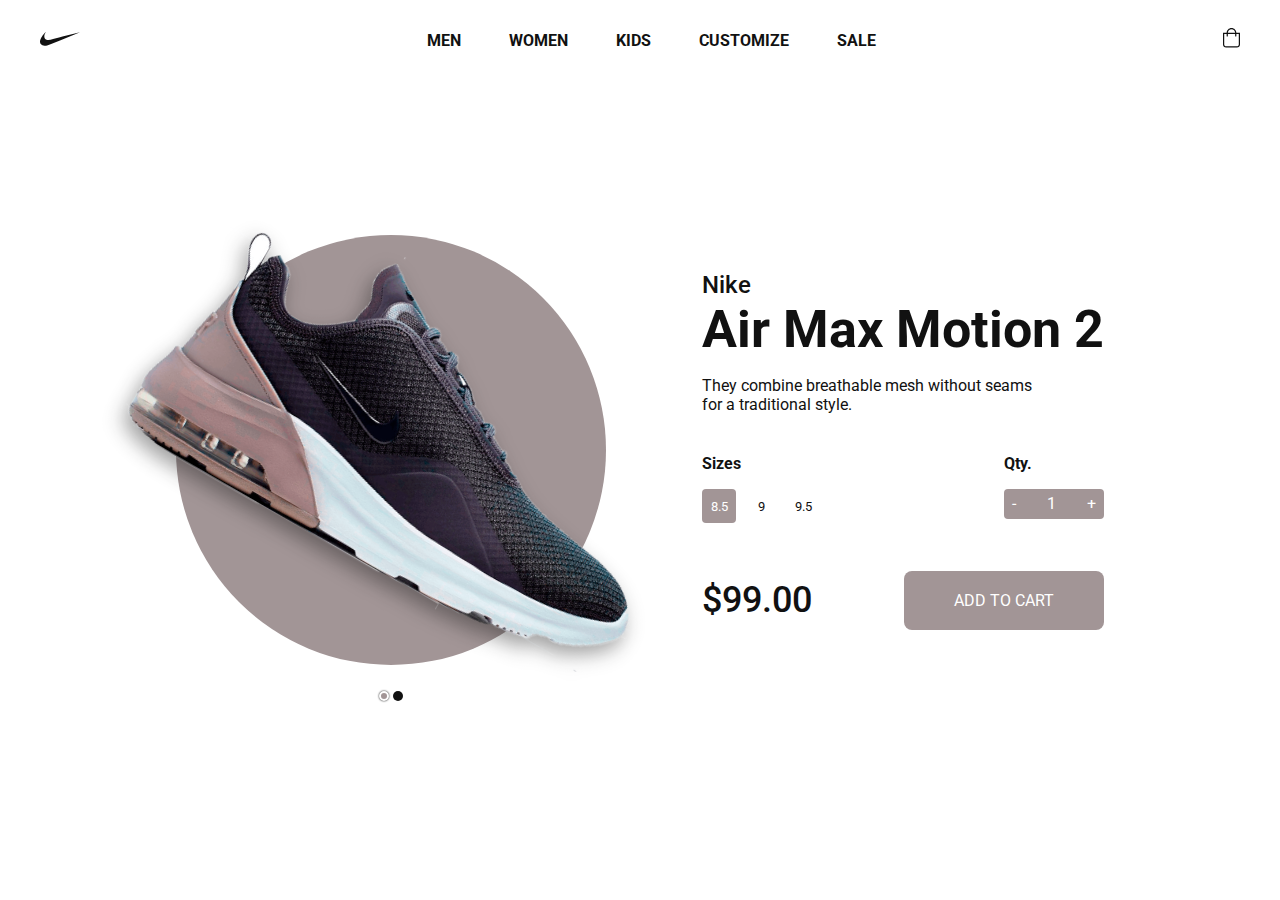
<file: 07_sneaker_project/index.html>
<!DOCTYPE html>
<html lang="en">
    <head>
        <meta charset="UTF-8">
        <meta name="viewport" content="width=device-width, initial-scale=1.0">
        <link rel="stylesheet" href="./styles.css">
        <title>Responsive product card Nike</title>
    </head>
    <body>
        <!-- ===== HEADER ===== -->
        <header class="header">
            <!-- ===== NAV ===== -->
            <nav class="nav grid">
                <div class="nav__toggle" id="nav-toggle">
                    <img src="assets/icons/icon-menu.svg" alt="">
                </div>

                <div>
                    <a class="nav__logo"><img src="assets/icons/nike-logo.svg" alt=""></a>
                </div>

                <!-- ===== NAV LIST ===== -->
                <div class="nav__menu" id="nav-menu">
                    <ul class="nav__list">
                        <li class="nav__item"><a href="" class="nav__link">MEN</a></li>
                        <li class="nav__item"><a href="" class="nav__link">WOMEN</a></li>
                        <li class="nav__item"><a href="" class="nav__link">KIDS</a></li>
                        <li class="nav__item"><a href="" class="nav__link">CUSTOMIZE</a></li>
                        <li class="nav__item"><a href="" class="nav__link">SALE</a></li>
                    </ul>
                </div>

                <div class="nav__shop">
                    <img src="assets/icons/shopping-bag.svg" alt="">
                </div>
            </nav>
        </header>

        <!-- ===== HOME ===== -->
        <main class="main grid">
            <div class="home">
                <!-- ===== SNEAKER ===== -->
                <div class="sneaker">
                    <div class="sneaker__figure">
                    </div>

                    <div>
                        <img src="assets/img/NikeAirMaxMotion2.png" alt="" class="sneaker__img shows" color="#A29596">
                        <img src="assets/img/NikeAirMax Motion2black.png" alt="" class="sneaker__img" color="#111111">
                    </div>

                    <div class="sneaker__colors">
                        <span class="sneaker__color sneaker__colors-one active" primary="#A29596" color="#A29596"></span>
                        <span class="sneaker__color sneaker__colors-two " primary="#111111" color="#111111"></span>
                    </div>
                </div>

                <!-- ===== IFORMATION ===== -->
                <div class="info">
                    <!-- ===== DATA ===== -->
                    <div class="data">
                        <span class="data__subtitle">Nike</span>
                        <h1 class="data__title">Air Max Motion 2</h1>
                        <p class="data__description">They combine breathable mesh without seams for a traditional style.</p>
                    </div>

                    <!-- ===== ACTIONS ===== -->
                    <div class="actions">
                        <!-- ===== SIZE ===== -->
                        <div class="size">
                            <h3 class="size__title">Sizes</h3>
                            <div class="size__content">
                                <span class="size__tallas active">
                                    8.5
                                </span>
                                <span class="size__tallas">
                                    9
                                </span>
                                <span class="size__tallas">
                                    9.5
                                </span>
                            </div>
                        </div>

                        <!-- ===== QUANTITY ===== -->
                        <div class="quantity">
                            <h3 class="quantity__title">Qty.</h3>
                            <div class="quantity__content"> 
                                <span class="desc">-</span>
                                <span class="amount">1</span>
                                <span class="incs">+</span>
                            </div>
                        </div>
                    </div>

                    <!-- ===== PRICE ===== -->
                    <div class="price">
                        <span class="price__title">$99.00</span>
                        <a href="#" class="price__button">ADD TO CART</a>
                    </div>
                </div>
            </div>
        </main>

        <!-- MAIN -->
        <script src="./main.js"></script>
    </body>
</html>
</file>
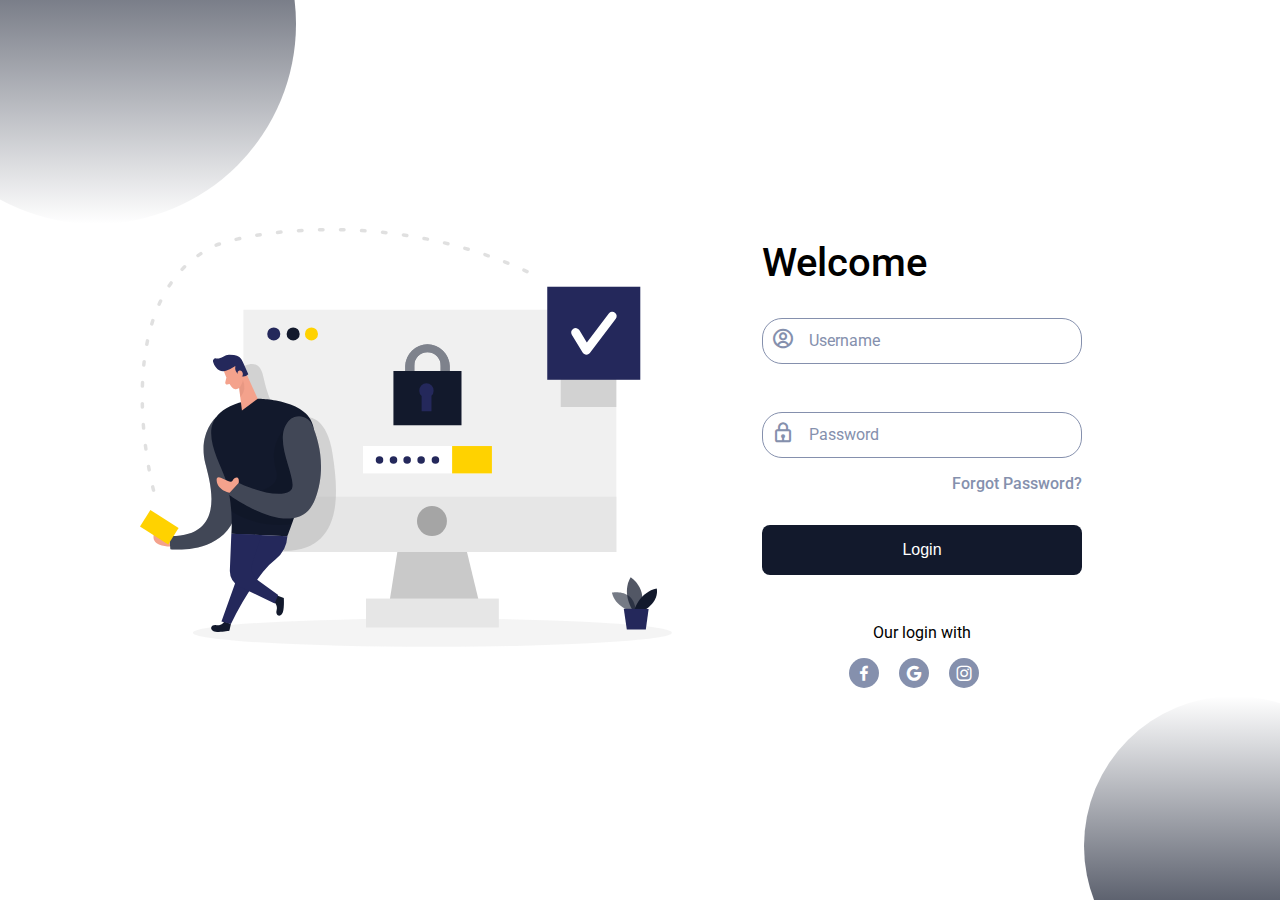
<file: 08_login_form_project/index.html>
<!DOCTYPE html>
<html lang="en">
    <head>
        <meta charset="UTF-8">
        <meta name="viewport" content="width=device-width, initial-scale=1.0">

        <!-- ===== CSS ===== -->
        <link rel="stylesheet" href="./styles.css">

        <!-- ===== BOX ICONS ===== -->
        <link href='https://cdn.jsdelivr.net/npm/boxicons@2.0.5/css/boxicons.min.css' rel='stylesheet'>

        <title>Login form responsive</title>  
    </head>
    <body>
      <div class="main-container">
        <div class="shapes">
            <div class="shape1"></div>
            <div class="shape2"></div>
        </div>
        <div class="main">
            <div class="home">
                <div class="login-form">
                    <div class="img-container">
                        <img src="assets/authentication.svg" alt="" class="form__img">
                    </div>

                    <div class="form">
                        <form action="" class="form__content">
                            <h1 class="form__title">Welcome</h1>
        
                            <div class="form__div form__div-one">
                                <div class="form__icon">
                                    <i class='bx bx-user-circle'></i>
                                </div>
        
                                <div class="form__div-input">
                                    <label for="" class="form__label">Username</label>
                                    <input type="text" class="form__input">
                                </div>
                            </div>
        
                            <div class="form__div">
                                <div class="form__icon">
                                    <i class='bx bx-lock' ></i>
                                </div>
        
                                <div class="form__div-input">
                                    <label for="" class="form__label">Password</label>
                                    <input type="password" class="form__input">
                                </div>
                            </div>
                            <a href="#" class="form__forgot">Forgot Password?</a>
        
                            <input type="submit" class="form__button" value="Login">
        
                            <div class="form__social">
                                <span class="form__social-text">Our login with</span>
        
                                <a href="#" class="form__social-icon"><i class='bx bxl-facebook' ></i></a>
                                <a href="#" class="form__social-icon"><i class='bx bxl-google' ></i></a>
                                <a href="#" class="form__social-icon"><i class='bx bxl-instagram' ></i></a>
                            </div>
                        </form>
                    </div>
                </div>
            </div>
        </div>
      </div>
        
        <!-- ===== MAIN JS ===== -->
        <script src="./main.js"></script>
    </body>
</html>
</file>
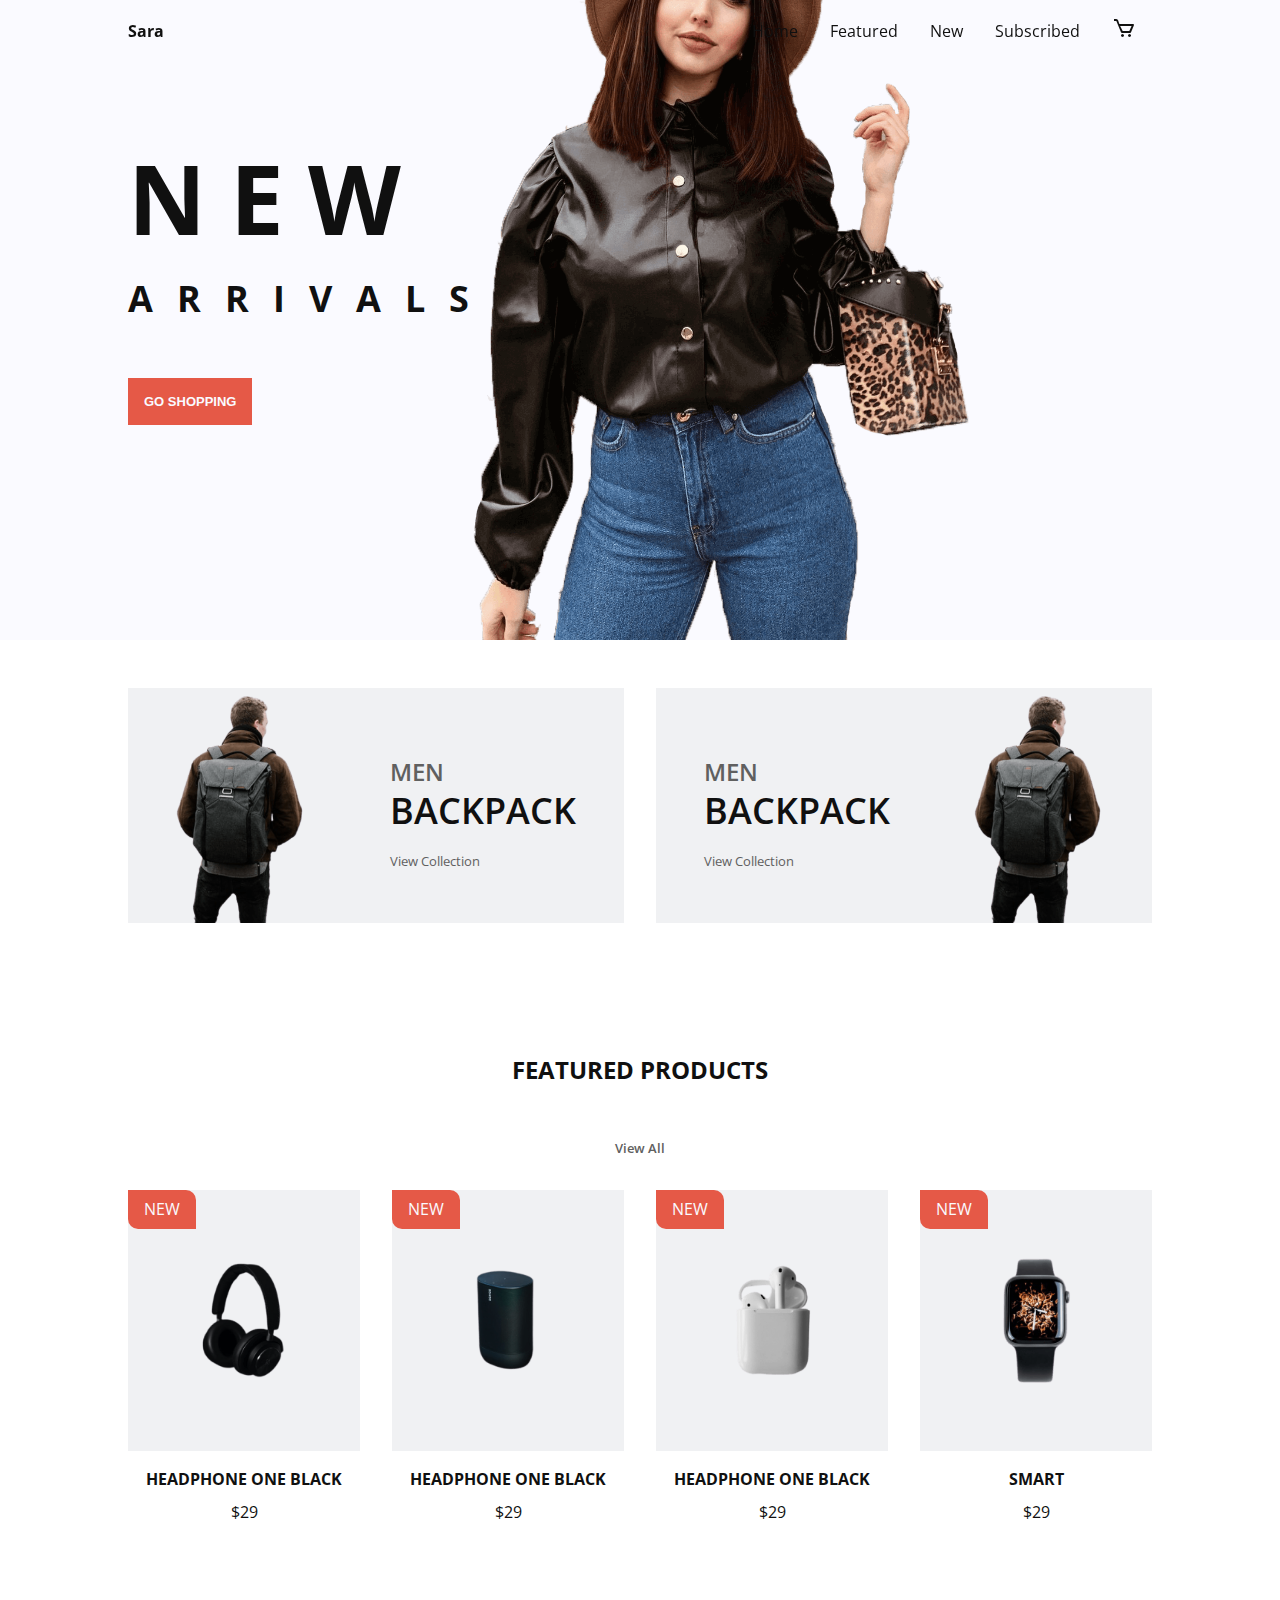
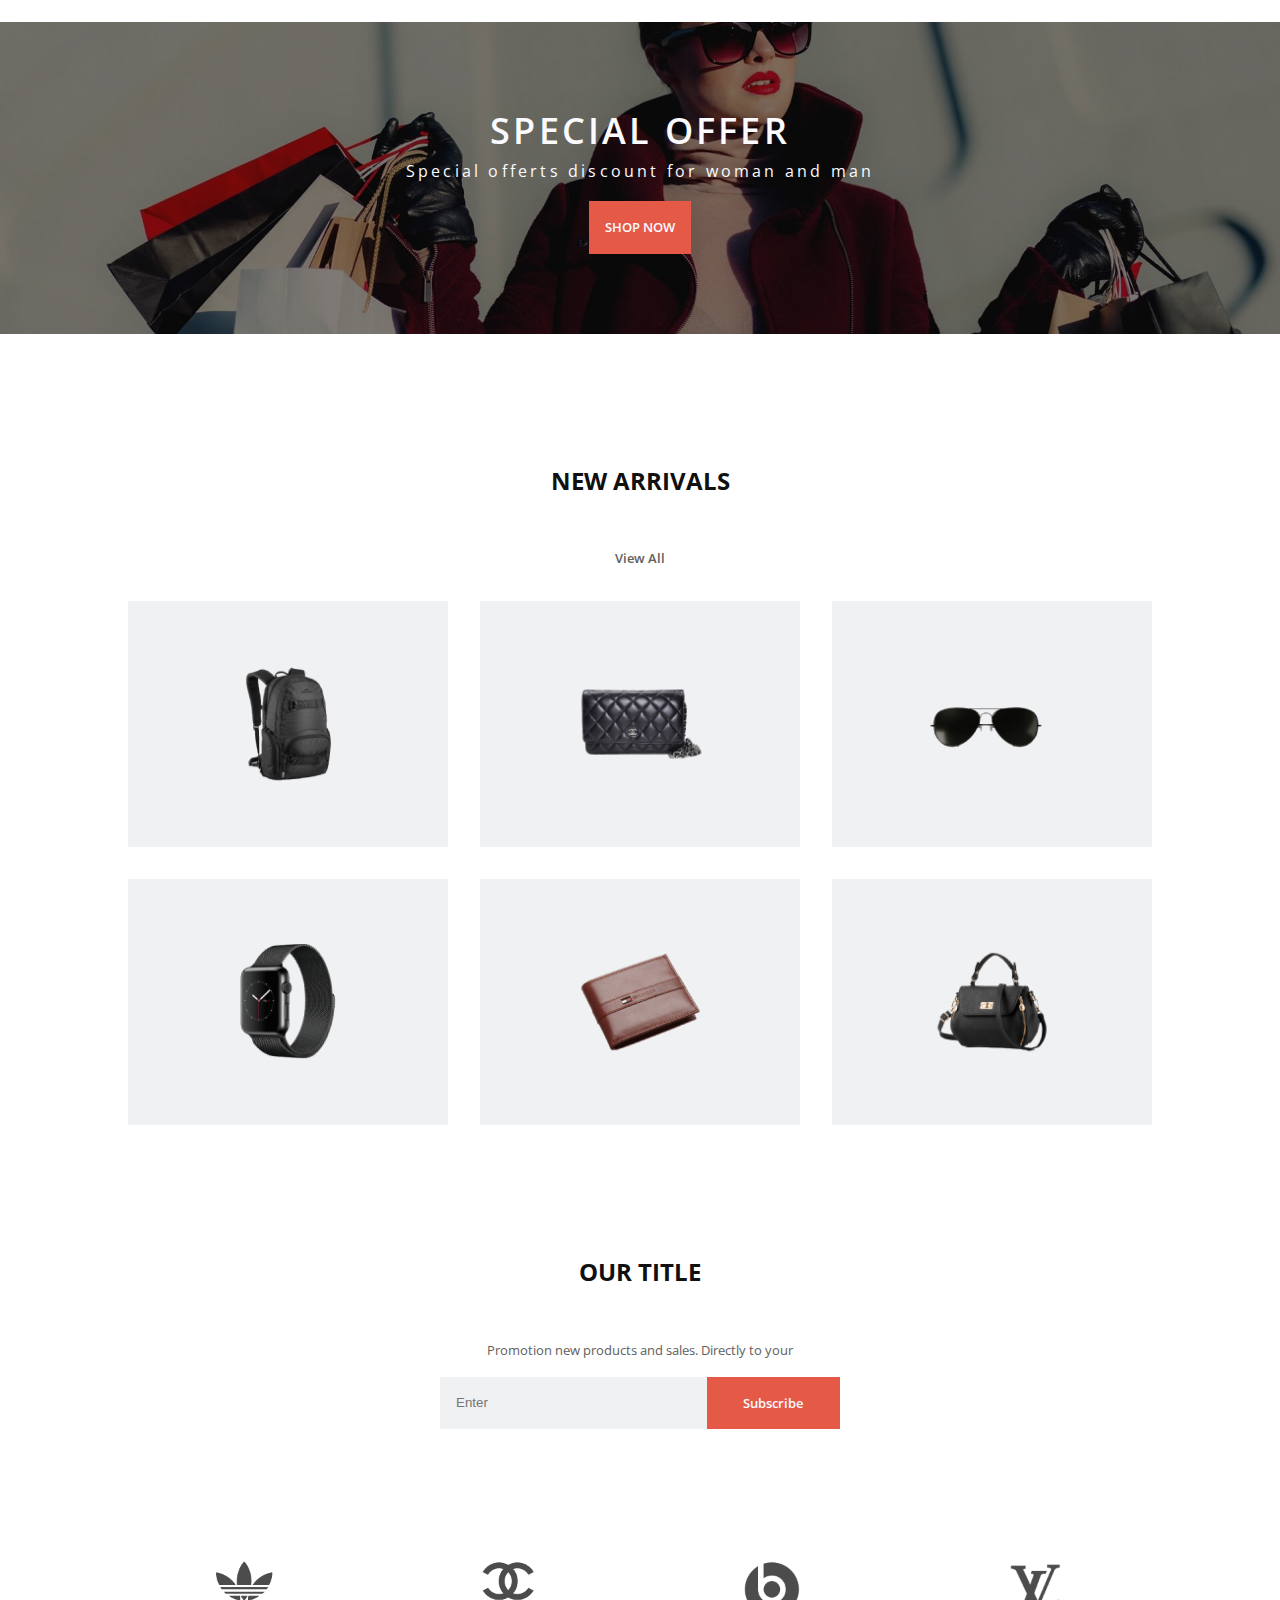
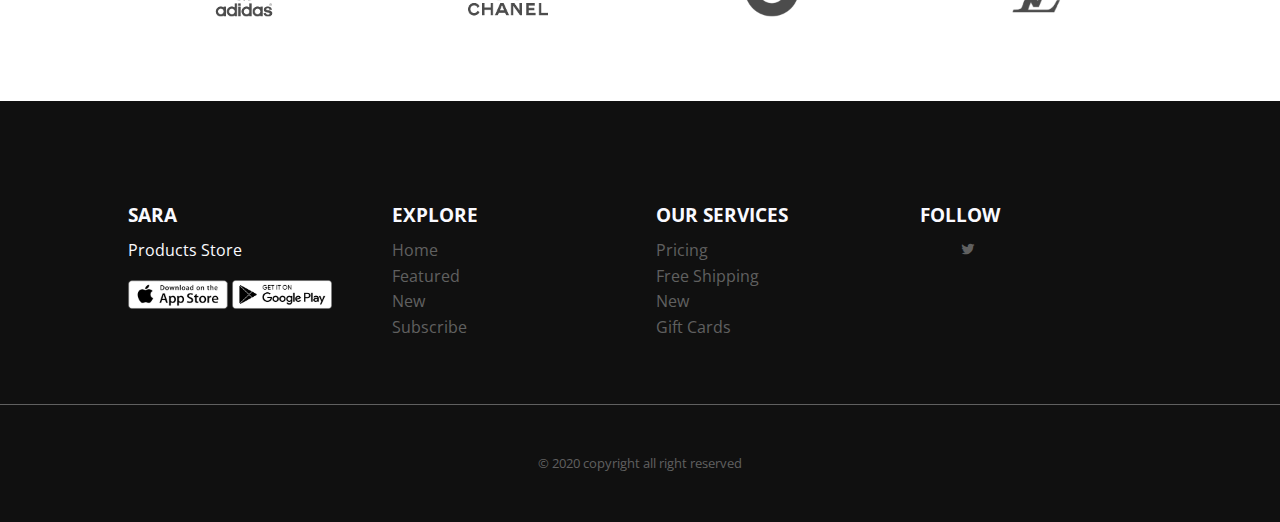
<file: 11_ecommerce_project/index.html>
<!DOCTYPE html>
<html lang="en">
    <head>
        <meta charset="UTF-8">
        <meta name="viewport" content="width=device-width, initial-scale=1.0">
        <link href='https://cdn.jsdelivr.net/npm/boxicons@2.0.5/css/boxicons.min.css' rel='stylesheet'>

        <link rel="stylesheet" href="./styles.css">

        <title>Responsive Ecommerce Website</title>
    </head>
    <body>
        <!--===== HEADER =====-->
        <header class="l-header">
            <nav class="nav bg-grid">
                <div>
                    <a class="nav__logo">Sara</a>
                </div>

                <div class="nav__menu" id="nav-menu">
                    <ul class="nav__list">
                        <li class="nav__item"><a href="#home" class="nav__link active">Home</a></li>
                        <li class="nav__item"><a href="#about" class="nav__link">Featured</a></li>
                        <li class="nav__item"><a href="#skills" class="nav__link">New</a></li>
                        <li class="nav__item"><a href="#portfolio" class="nav__link">Subscribed</a></li>
                    </ul>
                </div> 
                <div>
                    <i class='bx bx-cart nav__cart'></i>
                    <i class='bx bx-menu nav__toggle' id="nav-toggle"></i>
                </div>
            </nav>
        </header>

        <div class="l-main">
            <!--===== HOME =====-->
            <section class="home" id="home">
                <div class="home__container bg-grid">
                    <div class="home__data">
                        <h1 class="home__title">
                            NEW <br><span>ARRIVALS</span>
                           
                        </h1>
                        <button href="#featured" class="button">GO SHOPPING</button>
                    </div>
                   
                    <img src="assets/img/home.png" alt="" class="home__img">
                </div>
            </section>

            <!--===== COLLECTION =====-->
            <section class="collection section">
                <div class="collection__container bg-grid">
                    <div class="collection__box">
                        <img src="assets/img/backpackMan.png" alt="" class="collection__img">
                        <div class="collection__data">
                            <h2 class="collection__title"><span class="collection__subtitle">Men</span><br>Backpack</h2>
                            <a href="#" class="collection__view">View Collection</a>
                        </div>
                    </div>
                    <div class="collection__box">
                        <div class="collection__data">
                            <h2 class="collection__title"><span class="collection__subtitle">Men</span><br>Backpack</h2>
                            <a href="#" class="collection__view">View Collection</a>
                        </div>
                        <img src="assets/img/backpackMan.png" alt="" class="collection__img">
                    </div>
                </div>
            </section>

            <!--===== FEATURED PRODUCTS =====-->
            <section class="featured section" id="featured">
                <h2 class="section-title">FEATURED PRODUCTS</h2>
                <a href="3" class="section-all">View All</a>

                <div class="featured__container bg-grid">
                    <div class="featured__product">
                        <div class="featured__box">
                            <div class="featured__new">NEW</div>
                            <img src="assets/img/feature1.png" alt="" class="featured__img">
                        </div>
                        <div class="featured__data">
                            <h3 class="featured__name">Headphone One Black</h3>
                            <span class="featured_preci">$29</span>
                        </div>
                    </div>
                    <div class="featured__product">
                        <div class="featured__box">
                            <div class="featured__new">NEW</div>
                            <img src="assets/img/feature2.png" alt="" class="featured__img">
                        </div>
                        <div class="featured__data">
                            <h3 class="featured__name">Headphone One Black</h3>
                            <span class="featured_preci">$29</span>
                        </div>
                    </div>
                    <div class="featured__product">
                        <div class="featured__box">
                            <div class="featured__new">NEW</div>
                            <img src="assets/img/feature3.png" alt="" class="featured__img">
                        </div>
                        <div class="featured__data">
                            <h3 class="featured__name">Headphone One Black</h3>
                            <span class="featured_preci">$29</span>
                        </div>
                    </div>
                    <div class="featured__product">
                        <div class="featured__box">
                            <div class="featured__new">NEW</div>
                            <img src="assets/img/feature4.png" alt="" class="featured__img">
                        </div>
                        <div class="featured__data">
                            <h3 class="featured__name">Smart </h3>
                            <span class="featured_preci">$29</span>
                        </div>
                    </div>
                </div>
            </section>

            <!--===== OFFER =====-->
            <section class="offer section">
                <div class="offer__bg">
                    <div class="offer__data">
                        <h2 class="offer__title">Special Offer</h2>
                        <p class="offer__description">Special offerts discount for woman and man</p>

                        <a href="#" class="button">SHOP NOW</a>
                    </div>
                </div>
            </section>

            <!--===== NEW ARRIVALS =====-->
            <section class="new section" id="new">
                <h2 class="section-title">NEW ARRIVALS</h2>
                <a href="#" class="section-all">View All</a>

                <div class="new__container bg-grid">
                    <div class="new__box">
                        <img src="./assets/img/new1.png" alt="" class="new__img">
                        <div class="new__link">
                            <a href="#" class="button">VIEW PRODUCT</a>
                        </div>
                    </div>
                    <div class="new__box">
                        <img src="./assets/img/new2.png" alt="" class="new__img">
                        <div class="new__link">
                            <a href="#" class="button">VIEW PRODUCT</a>
                        </div>
                    </div>
                    <div class="new__box">
                        <img src="./assets/img/new3.png" alt="" class="new__img">
                        <div class="new__link">
                            <a href="#" class="button">VIEW PRODUCT</a>
                        </div>
                    </div>
                    <div class="new__box">
                        <img src="./assets/img/new4.png" alt="" class="new__img">
                        <div class="new__link">
                            <a href="#" class="button">VIEW PRODUCT</a>
                        </div>
                    </div>
                    <div class="new__box">
                        <img src="./assets/img/new5.png" alt="" class="new__img">
                        <div class="new__link">
                            <a href="#" class="button">VIEW PRODUCT</a>
                        </div>
                    </div>
                    <div class="new__box">
                        <img src="./assets/img/new6.png" alt="" class="new__img">
                        <div class="new__link">
                            <a href="#" class="button">VIEW PRODUCT</a>
                        </div>
                    </div>
                </div>
            </section>

            <!--===== NEWSLETTER =====-->
            <section class="newsletter section" id="suscribe">
                <div class="newsletter__container bg-grid">
                    <div class="newsletter__subscribe">
                        <h2 class="section-title">OUR TITLE</h2>
                        <p class="newsletter_description">Promotion new products and sales. Directly to your</p>
                        <form action="" class="newsletter__form">
                            <input type="text" placeholder="Enter" class="newsletter__input">
                            <a href="" class="button">Subscribe</a>
                        </form>
                    </div>
                </div>
            </section>

            <!--===== SPONSORS =====-->
            <section class="sponsors section">
                <div class="sponsors__container bg-grid">
                    <div class="sponsors__logo">
                        <img src="./assets/img/logo1.png" alt="">
                    </div>
                    <div class="sponsors__logo">
                        <img src="./assets/img/logo2.png" alt="">
                    </div>
                    <div class="sponsors__logo">
                        <img src="./assets/img/logo3.png" alt="">
                    </div>
                    <div class="sponsors__logo">
                        <img src="./assets/img/logo4.png" alt="">
                    </div>
                </div>
               
            </section>
        </div>

        <!--===== FOOTER =====-->
        <footer class="footer section">
            <div class="footer__container bg-grid">
                <div class="footer__box">
                    <h3 class="footer__title">SARA</h3>
                    <p class="footer__deal">Products Store</p>
                    <a href="#"><img src="assets/img/footerstore1.png" alt="" class="footer__store"></a>
                    <a href="#"><img src="assets/img/footerstore2.png" alt="" class="footer__store"></a>
                </div>

                <div class="footer__box">
                    <h3 class="footer__title">EXPLORE</h3>
                    <ul>
                        <li><a href="#" class="footer__link">Home</a></li>
                        <li><a href="#" class="footer__link">Featured</a></li>
                        <li><a href="#" class="footer__link">New</a></li>
                        <li><a href="#" class="footer__link">Subscribe</a></li>
                    </ul>
                </div>

                <div class="footer__box">
                    <h3 class="footer__title">OUR SERVICES</h3>
                    <ul>
                        <li><a href="#" class="footer__link">Pricing</a></li>
                        <li><a href="#" class="footer__link">Free Shipping</a></li>
                        <li><a href="#" class="footer__link">New</a></li>
                        <li><a href="#" class="footer__link">Gift Cards</a></li>
                    </ul>
                </div>

                <div class="footer__box">
                    <h3 class="footer__title">FOLLOW</h3>
                    
                        <a href="#" class="footer__social"><i class="bx bxl-facebook-square"></i></a>
                        <a href="#" class="footer__social"><i class="bx bxl-instagram-alt"></i></a>
                        <a href="#" class="footer__link"><i class="bx bxl-twitter"></i></a>
                    </ul>
                </div>
            </div>

            <p class="footer__copy">&#169; 2020 copyright all right reserved</p>
        </footer>

        <!--===== MAIN JS =====-->
        <script src="./main.js"></script>
    </body>
</html>
</file>
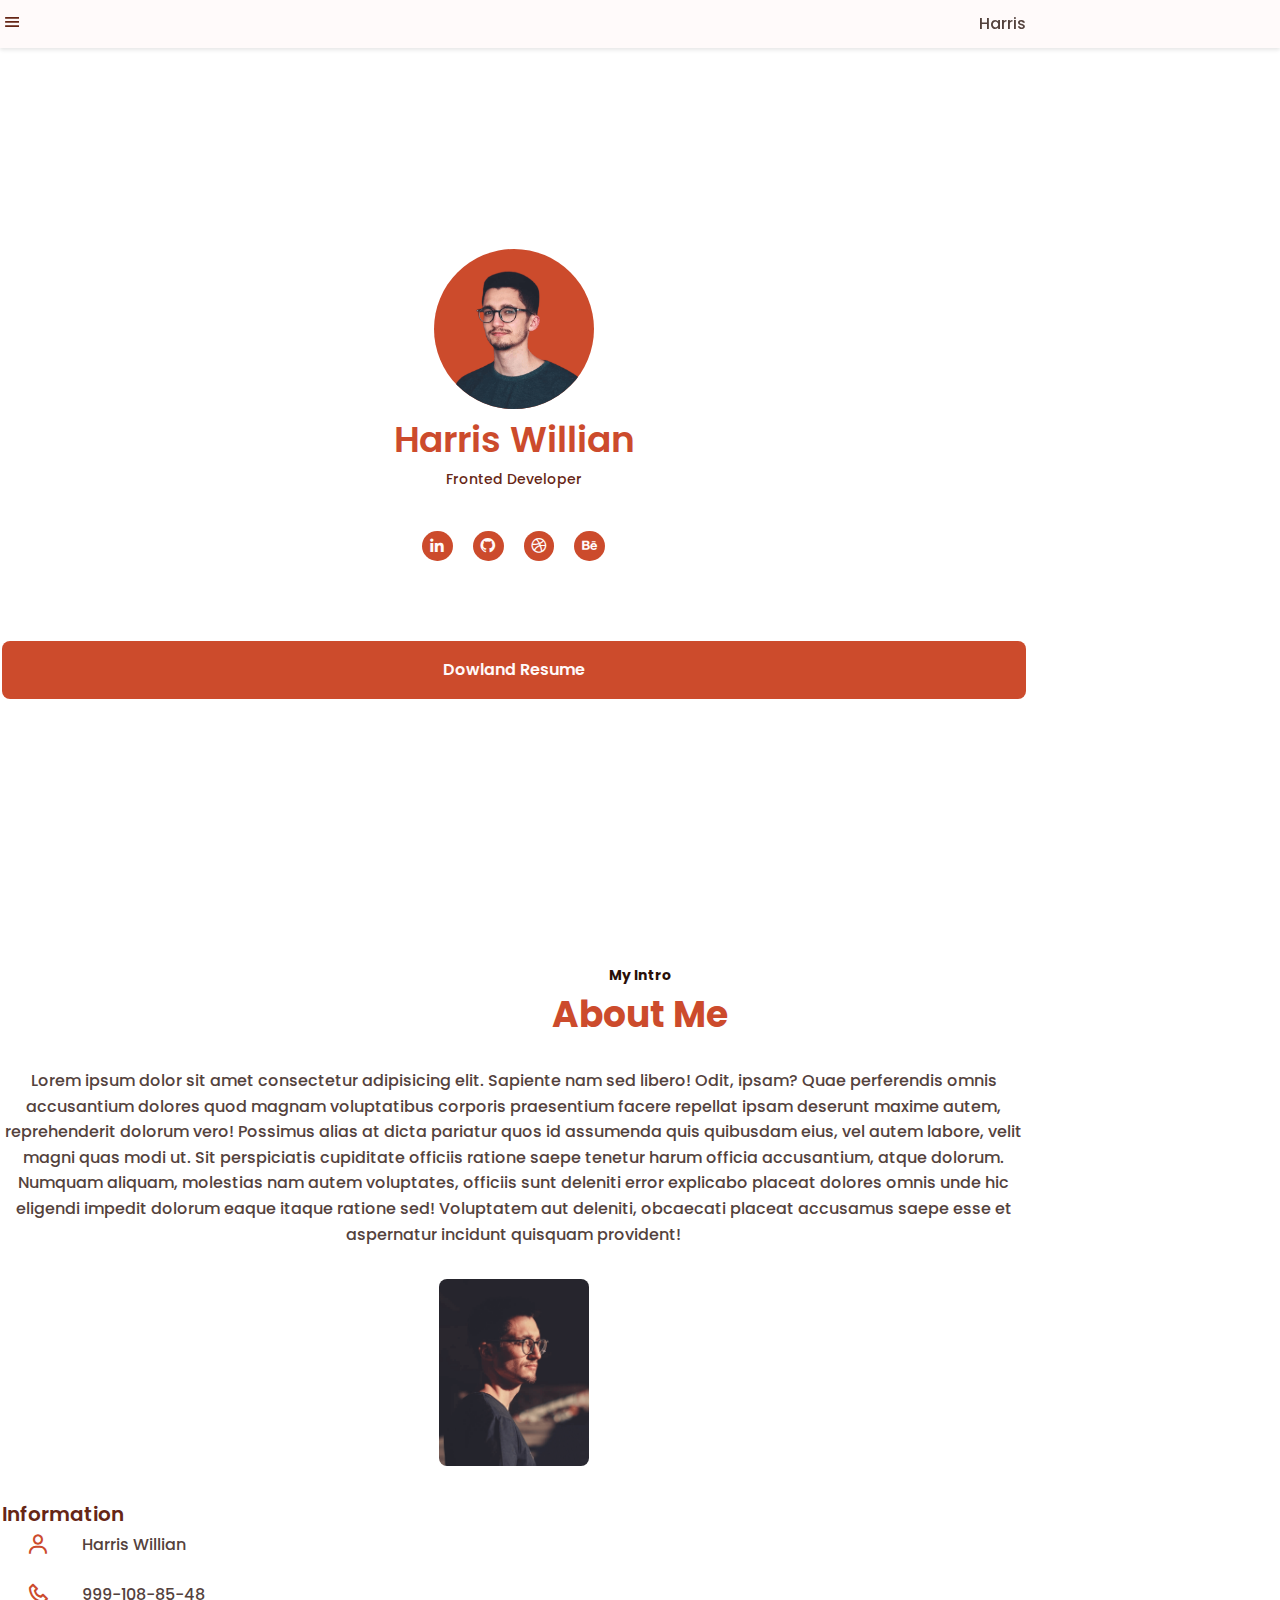
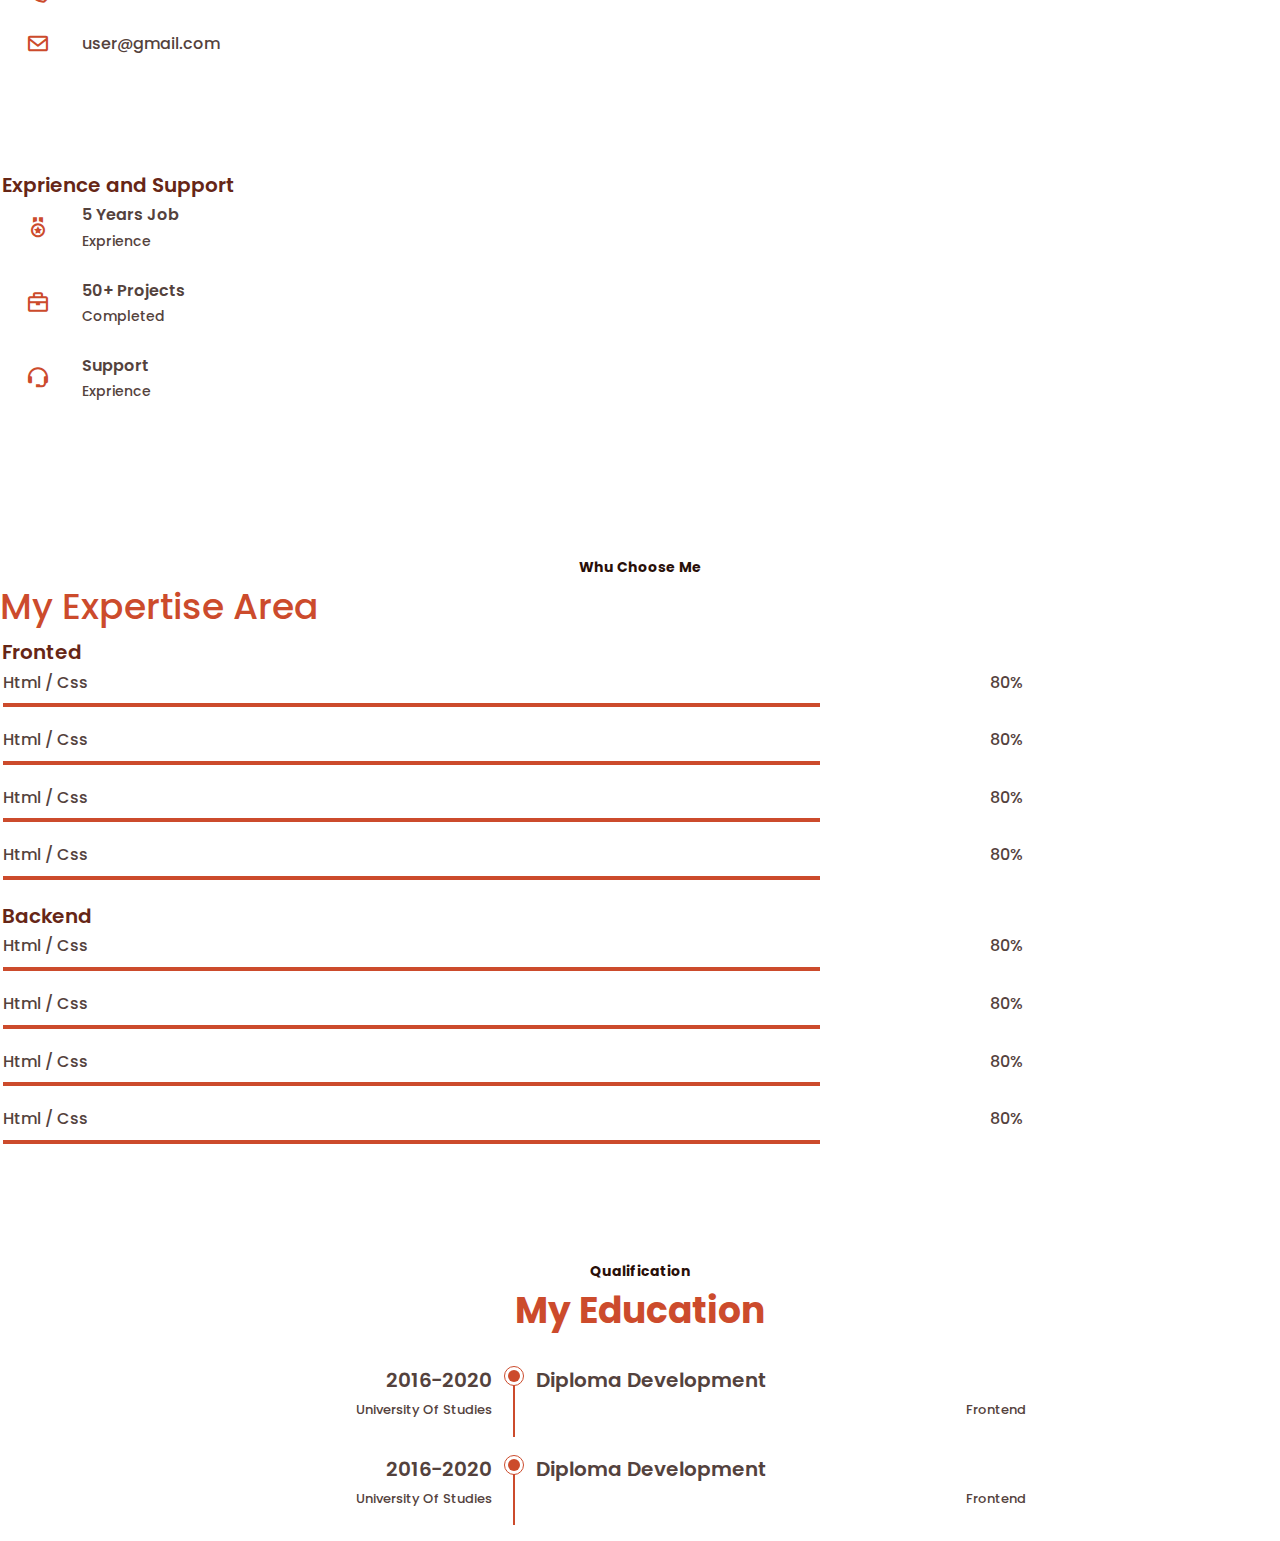
<file: 12_portfolio_project_3/index.html>
<!DOCTYPE html>
<html lang="en">
    <head>
        <meta charset="UTF-8">
        <meta name="viewport" content="width=device-width, initial-scale=1.0">

        <!-- ===== CSS ===== -->
        <link rel="stylesheet" href="./styles.css">

        <!-- ===== BOX ICONS ===== -->
        <link href='https://cdn.jsdelivr.net/npm/boxicons@2.0.5/css/boxicons.min.css' rel='stylesheet'>

        <title>Responsive personal portfolio | Harris</title>
    </head>
    <body>
        <!--===== HEADER =====-->
        <div class="l-header">
            <nav class="nav bd-grid">
                <div class="nav__toggle" id="nav-toggle">
                    <i class="bx bx-menu"></i>
                </div>
                <div>
                    <a href="#" class="nav__logo">Harris</a>
                </div>
                <div class="nav__menu" id="nav-menu">

                    <div class="nav__close" id="nav-close">
                        <i class="bx bx-x"></i>
                    </div>
                    <ul class="nav__list">
                        <li class="nav__item"><a href="#home" class="nav__link active">Home</a></li>
                        <li class="nav__item"><a href="#about" class="nav__link"></a>About</li>
                        <li class="nav__item"><a href="#skills" class="nav__link"></a>Skills</li>
                        <li class="nav__item"><a href="#services" class="nav__link"></a>Services</li>
                        <li class="nav__item"><a href="#works" class="nav__link"></a>Works</li>
                        <li class="nav__item"><a href="#contact" class="nav__link"></a>Contacts</li>
                    </ul>
                </div>
            </nav>
        </div>

        <main class="l-main">
            <!--===== HOME =====-->
            <section class="home" id="home">
                <div class="home__container bd-grid">
                    <div class="home__data">
                        <div class="home__img">
                            <img src="assets/perfil.png" alt="">
                        </div>

                        <h1 class="home__title">Harris Willian</h1>
                        <span class="home__profession">Fronted Developer</span>

                        <div class="home__social">
                            <a href="#" class="home__social-link"><i class="bx bxl-linkedin"></i></a>
                            <a href="#" class="home__social-link"><i class="bx bxl-github"></i></a>
                            <a href="#" class="home__social-link"><i class="bx bxl-dribbble"></i></a>
                            <a href="#" class="home__social-link"><i class="bx bxl-behance"></i></a>
                        </div>

                        <a href="#" class="button home__button">Dowland Resume</a>
                    </div>
                </div>
            </section>

            <!--===== ABOUT =====-->
            <section class="about section" id="about">
                <span class="section-subtitle">My Intro</span>
                <h2 class="section-title">About Me</h2>

                <div class="about__container bd-grid">
                    <div class="about__data">
                        <p class="about__description">Lorem ipsum dolor sit amet consectetur adipisicing elit. Sapiente nam sed libero! Odit, ipsam? Quae perferendis omnis accusantium dolores quod magnam voluptatibus corporis praesentium facere repellat ipsam deserunt maxime autem, reprehenderit dolorum vero! Possimus alias at dicta pariatur quos id assumenda quis quibusdam eius, vel autem labore, velit magni quas modi ut. Sit perspiciatis cupiditate officiis ratione saepe tenetur harum officia accusantium, atque dolorum. Numquam aliquam, molestias nam autem voluptates, officiis sunt deleniti error explicabo placeat dolores omnis unde hic eligendi impedit dolorum eaque itaque ratione sed! Voluptatem aut deleniti, obcaecati placeat accusamus saepe esse et aspernatur incidunt quisquam provident!</p>
                        <img src="assets/about.png" alt="" class="about__img">
                    </div>

                    <div class="about__information">
                        <h3 class="about__information-title">Information</h3>
                        <div class="about__information-data">
                            <i class="bx bx-user about__information-icon"></i>
                            <span>Harris Willian</span>
                        </div>
                        <div class="about__information-data">
                            <i class="bx bx-phone about__information-icon"></i>
                            <span>999-108-85-48</span>
                        </div>
                        <div class="about__information-data">
                            <i class="bx bx-envelope about__information-icon"></i>
                            <span>user@gmail.com</span>
                        </div>
                        <div class="about__information-data">
                            <i class="bx bx-useer about__information-icon"></i>
                            <span></span>
                        </div>
                    </div>

                    <div class="about__information">
                        <h3 class="about__information-title">Exprience and Support</h3>
                        <div class="about__information-data">
                            <i class="bx bx-medal about__information-icon"></i>
                            <div class="">
                                <span class="about__information-subtitle">5 Years Job</span>
                                <span class="about__information-subtitle-small">Exprience</span>
                            </div>
                        </div>
                        <div class="about__information-data">
                            <i class="bx bx-briefcase about__information-icon"></i>
                            <div class="">
                                <span class="about__information-subtitle">50+ Projects</span>
                                <span class="about__information-subtitle-small">Completed</span>
                            </div>
                        </div>
                        <div class="about__information-data">
                            <i class="bx bx-support about__information-icon"></i>
                            <div class="">
                                <span class="about__information-subtitle">Support</span>
                                <span class="about__information-subtitle-small">Exprience</span>
                            </div>
                        </div>
                    </div>
                </div>
            </section>

            <!--===== SKILLS =====-->
            <section class="skills section" id="skills">
                <span class="section-subtitle">Whu Choose Me</span>
                <span class="section-title">My Expertise Area</span>

                <div class="skills__container bd-grid">
                    <div class="skills__content">
                        <h3 class="skills__subtitle">Fronted</h3>

                       
                        <div class="skills__data">
                            <span class="skills__name">Html / Css</span>
                            <span class="skills__number">80%</span>
                            <span class="skills__bar skills__html"></span>
                        </div>
                        <div class="skills__data">
                            <span class="skills__name">Html / Css</span>
                            <span class="skills__number">80%</span>
                            <span class="skills__bar skills__html"></span>
                        </div>
                        <div class="skills__data">
                            <span class="skills__name">Html / Css</span>
                            <span class="skills__number">80%</span>
                            <span class="skills__bar skills__html"></span>
                        </div>
                        <div class="skills__data">
                            <span class="skills__name">Html / Css</span>
                            <span class="skills__number">80%</span>
                            <span class="skills__bar skills__html"></span>
                        </div>
                    </div>

                    <div class="skills__content">
                        <h3 class="skills__subtitle">Backend</h3>

                       
                        <div class="skills__data">
                            <span class="skills__name">Html / Css</span>
                            <span class="skills__number">80%</span>
                            <span class="skills__bar skills__html"></span>
                        </div>
                        <div class="skills__data">
                            <span class="skills__name">Html / Css</span>
                            <span class="skills__number">80%</span>
                            <span class="skills__bar skills__html"></span>
                        </div>
                        <div class="skills__data">
                            <span class="skills__name">Html / Css</span>
                            <span class="skills__number">80%</span>
                            <span class="skills__bar skills__html"></span>
                        </div>
                        <div class="skills__data">
                            <span class="skills__name">Html / Css</span>
                            <span class="skills__number">80%</span>
                            <span class="skills__bar skills__html"></span>
                        </div>
                    </div>
                </div>
            </section>

            <!--===== EDUCATION =====-->
            <section class="education section">
                <span class="section-subtitle">Qualification</span>
                <h2 class="section-title">My Education</h2>

                <div class="education__container bd-grid">
                    <div class="education__content">
                        <div class="">
                            <h3 class="education__year">2016-2020</h3>
                            <span class="education__university">University Of Studies</span>
                        </div>
                        <div class="education__time">
                            <span class="education__rounder"></span>
                            <span class="education__line"></span>
                        </div>
                        <div>
                            <h3 class="education__race">Diploma Development</h3>
                            <span class="education__university">Frontend</span>
                        </div>
                    </div>
                    <div class="education__content">
                        <div class="">
                            <h3 class="education__year">2016-2020</h3>
                            <span class="education__university">University Of Studies</span>
                        </div>
                        <div class="education__time">
                            <span class="education__rounder"></span>
                            <span class="education__line"></span>
                        </div>
                        <div>
                            <h3 class="education__race">Diploma Development</h3>
                            <span class="education__university">Frontend</span>
                        </div>
                    </div>
                </div>
            </section>

            <!--===== SERVICES =====-->
            

            <!--===== PROJECT IN MIND =====-->
            

            <!--===== WORKS =====-->
            

            <!--===== CONTACT =====-->
            
        </main>

        <!--===== FOOTER =====-->
        
        <!--===== MAIN JS =====-->
        <script src="./main.js"></script>
    </body>
</html>
</file>
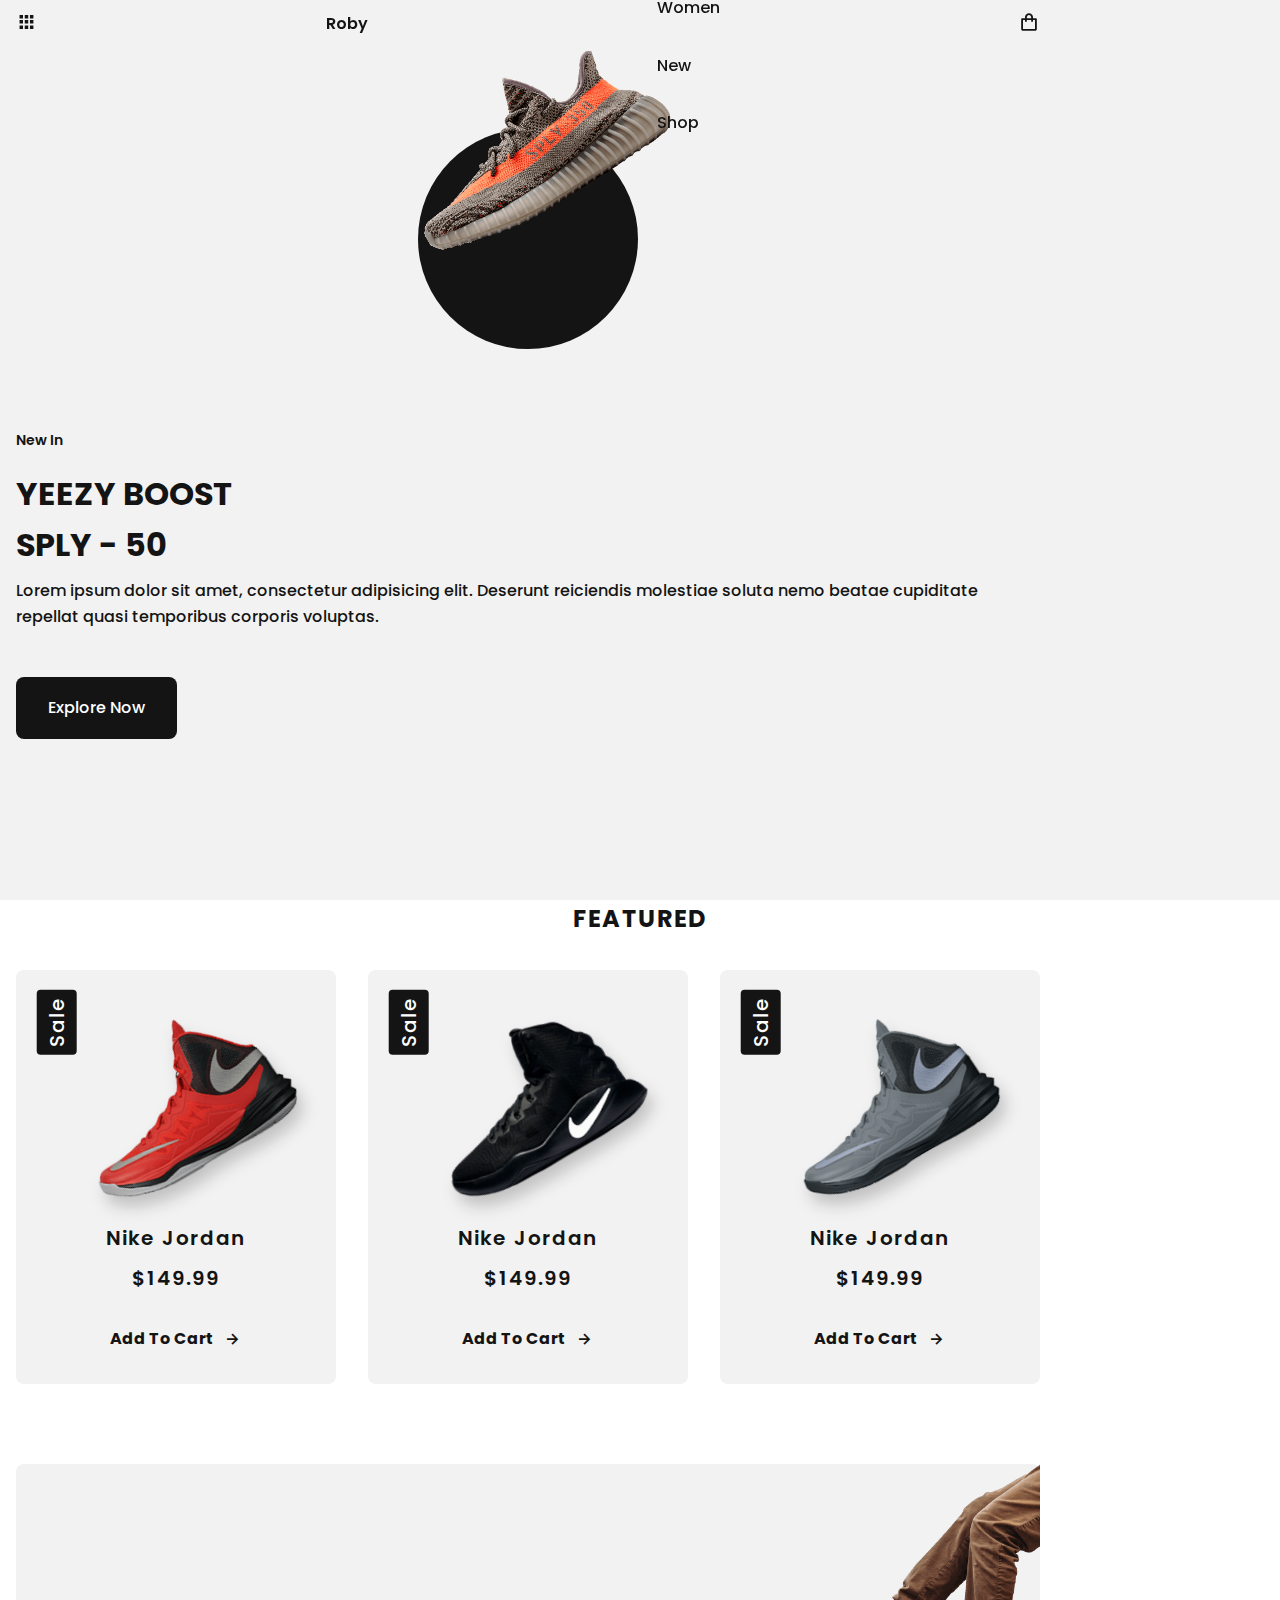
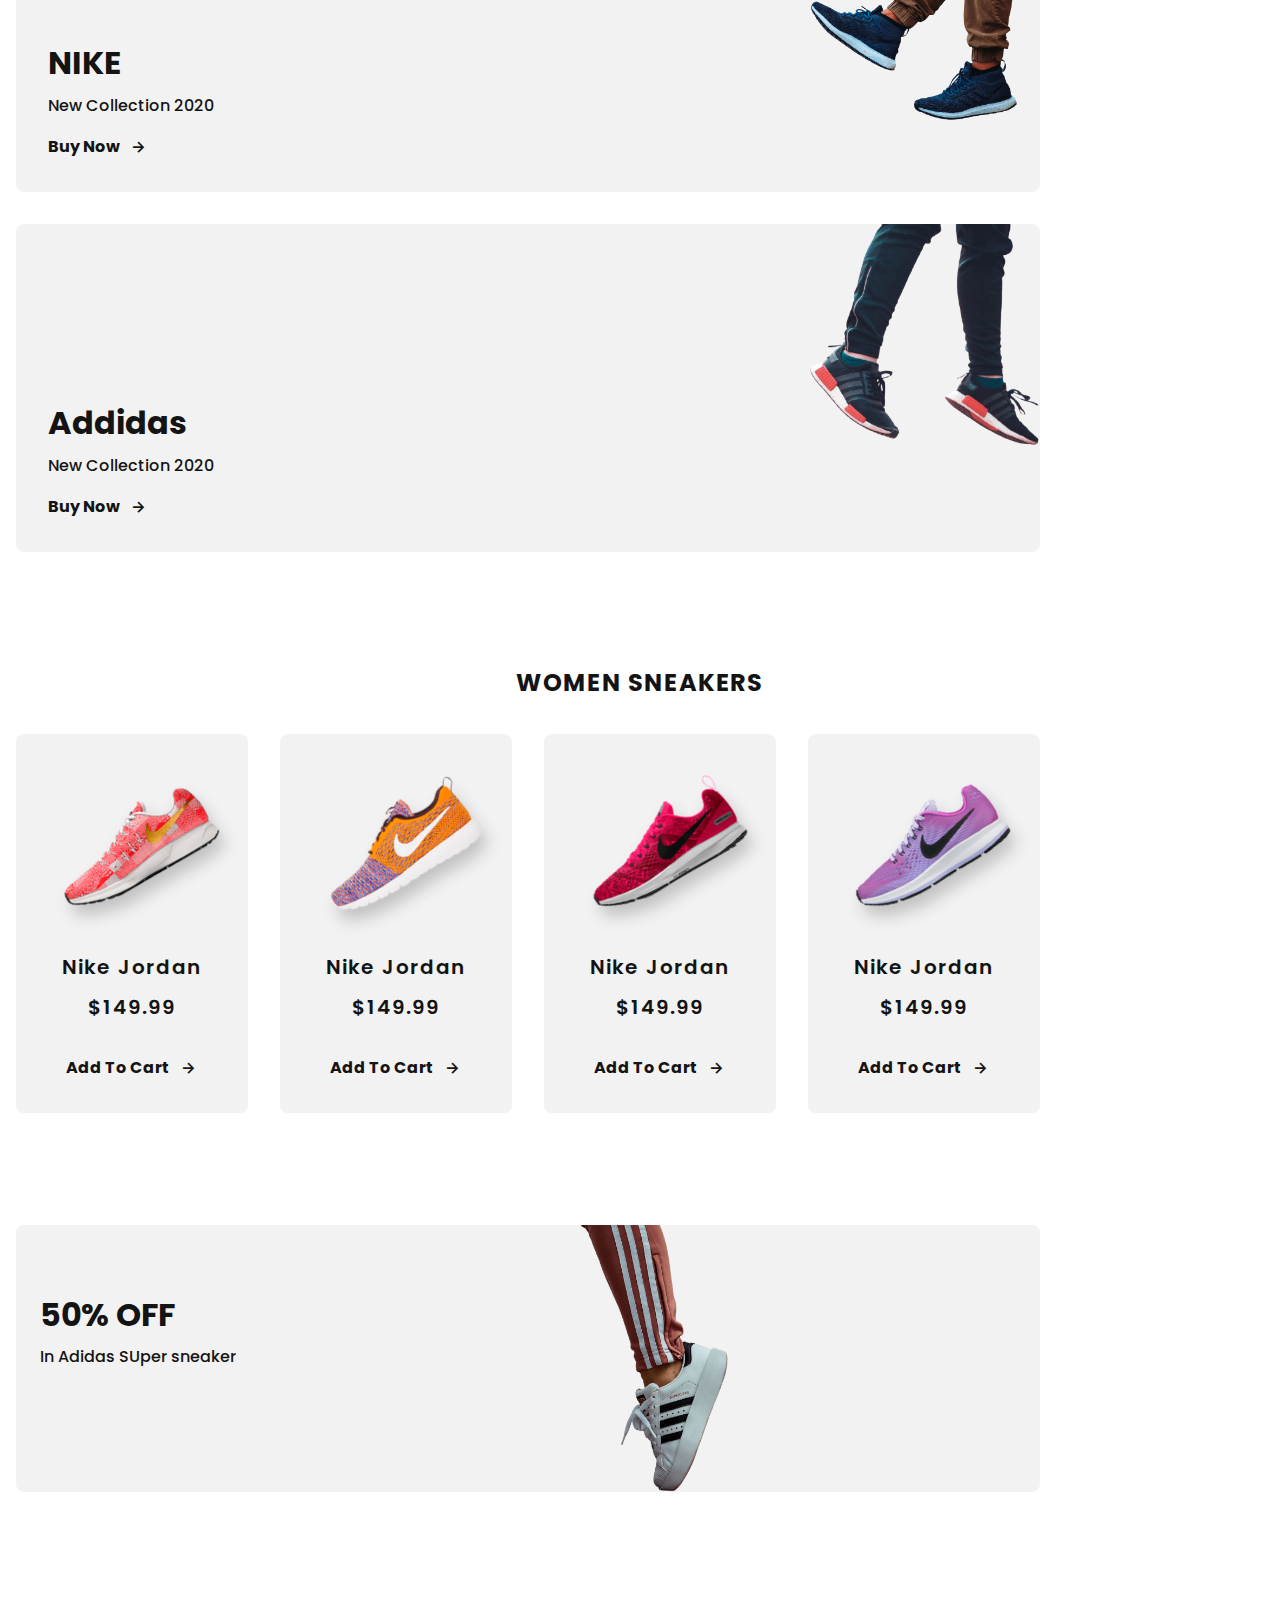
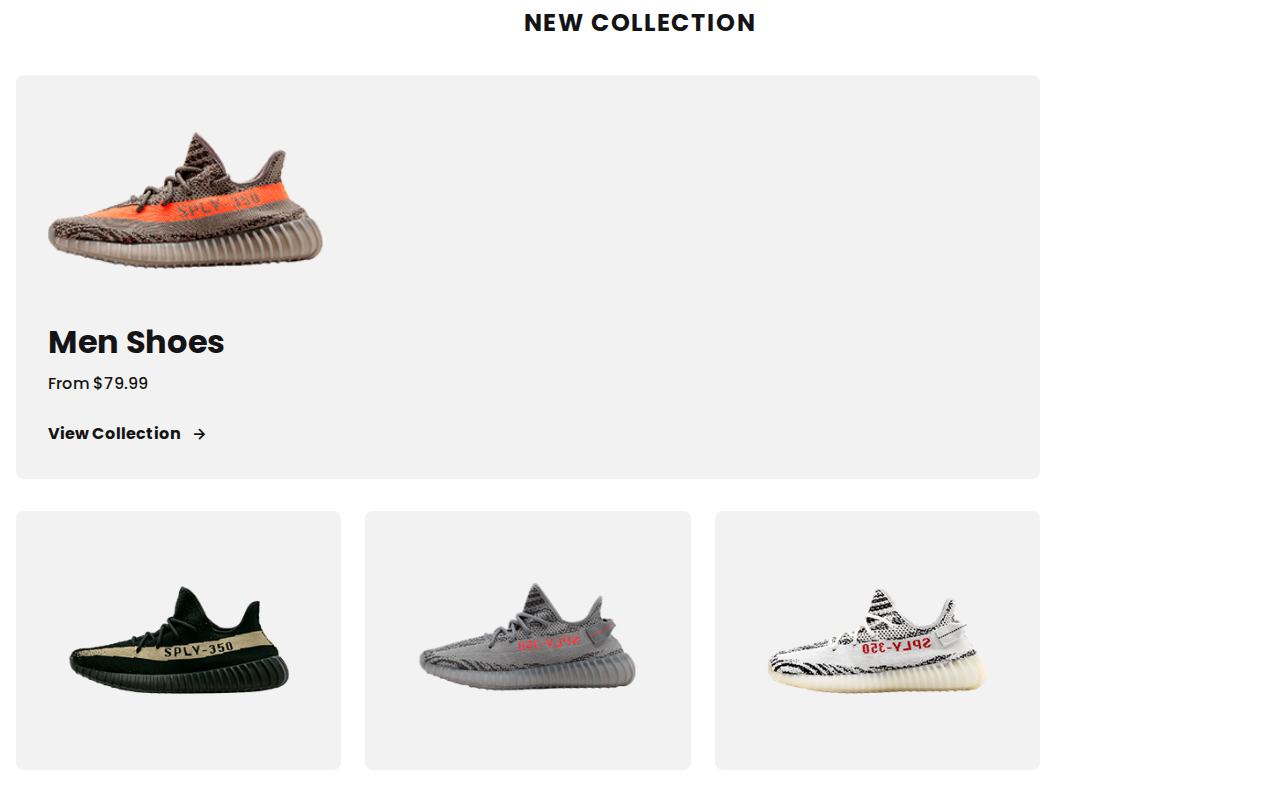
<file: 13_ecommerce_sneakers/index.html>
<!DOCTYPE html>
<html lang="en">
    <head>
        <meta charset="UTF-8">
        <meta name="viewport" content="width=device-width, initial-scale=1.0">

        <link rel="stylesheet" href="./styles.css">
        <link href='https://cdn.jsdelivr.net/npm/boxicons@2.0.5/css/boxicons.min.css' rel='stylesheet'>

        <title>Responsive Ecommerce Website Sneakers</title>
    </head>
    <body>
        <!--===== HEADER =====-->
        <header class="l-header" id="header">
            <nav class="nav bd-grid">
                <div class="nav__toggle" id="nav-toggle">
                    <i class="bx bxs-grid"></i>
                </div>

                <a href="#" class="nav__logo">Roby</a>

                <div class="nav__menu" id="nav-menu">
                    <ul class="nav__list">
                        <li class="nav__item"><a href="#home" class="nav__link">Home</a></li>
                        <li class="nav__item"><a href="#featured" class="nav__link">Featured</a></li>
                        <li class="nav__item"><a href="#women" class="nav__link">Women</a></li>
                        <li class="nav__item"><a href="#new" class="nav__link">New</a></li>
                        <li class="nav__item"><a href="#" class="nav__link">Shop</a></li>
                    </ul>
                </div>

                <div class="nav__shop">
                    <i class="bx bx-shopping-bag"></i>
                </div>
            </nav>
        </header>

        <main class="l-main">
            <!--===== HOME =====-->
            <section class="home" id="home">
                <div class="home__container bd-grid">
                    <div class="home__sneaker">
                        <div class="home__shape"></div>
                        <img src="assets/imghome.png" alt="" class="home__img">
                    </div>

                    <div class="home__data">
                        <span class="home__new">New In</span>
                        <h1 class="home__title">YEEZY BOOST<br>SPLY - 50</br></h1>
                        <p class="home__description">Lorem ipsum dolor sit amet, consectetur adipisicing elit. Deserunt reiciendis molestiae soluta nemo beatae cupiditate repellat quasi temporibus corporis voluptas.</p>
                        <a href="#" class="button">Explore Now</a>
                    </div>
                </div>
            </section>

            <!--===== FEATURED =====-->
            <section class="featured" id="featured">
                <h2 class="section-title">FEATURED</h2>
                <div class="featured__container bd-grid">
                    <div class="sneaker">
                        <div class="sneaker__sale">Sale</div>
                        <img src="assets/featured1.png" alt="" class="sneaker__img">
                        <span class="sneaker__name">Nike Jordan</span>
                        <span class="sneaker__preci">$149.99</span>
                        <a href="" class="button-light">Add To Cart <i class="bx bx-right-arrow-alt button-icon"></i></a>
                    </div>

                    <div class="sneaker">
                        <div class="sneaker__sale">Sale</div>
                        <img src="assets/featured2.png" alt="" class="sneaker__img">
                        <span class="sneaker__name">Nike Jordan</span>
                        <span class="sneaker__preci">$149.99</span>
                        <a href="" class="button-light">Add To Cart <i class="bx bx-right-arrow-alt button-icon"></i></a>
                    </div>

                    <div class="sneaker">
                        <div class="sneaker__sale">Sale</div>
                        <img src="assets/featured3.png" alt="" class="sneaker__img">
                        <span class="sneaker__name">Nike Jordan</span>
                        <span class="sneaker__preci">$149.99</span>
                        <a href="" class="button-light">Add To Cart <i class="bx bx-right-arrow-alt button-icon"></i></a>
                    </div>
                   
                </div>
            </section>

            <!--===== COLLECTION =====-->
            <section class="collection section" id="collection">
                <div class="collection__container bd-grid">
                    <div class="collection__card">
                        <div class="collection__data">
                            <h3 class="collection__name">NIKE</h3>
                            <p class="collection__description">New Collection 2020</p>
                            <a href="#" class="button-light">Buy Now <i class="bx bx-right-arrow-alt button-icon"></i></a>
                        </div>

                        <img src="assets/collection1.png" alt="" class="collection__img">
                    </div>
                    <div class="collection__card">
                        <div class="collection__data">
                            <h3 class="collection__name">Addidas</h3>
                            <p class="collection__description">New Collection 2020</p>
                            <a href="#" class="button-light">Buy Now <i class="bx bx-right-arrow-alt button-icon"></i></a>
                        </div>

                        <img src="assets/collection2.png" alt="" class="collection__img">
                    </div>
                </div>
            </section>

            <!--===== WOMEN SNEAKERS =====-->
            <section class="women section" id="women">
                <h2 class="section-title">WOMEN SNEAKERS</h2>

                <div class="women__container bd-grid">
                    <div class="sneaker">
                        <img src="assets/women1.png" alt="" class="sneaker__img">
                        <span class="sneaker__name">Nike Jordan</span>
                        <span class="sneaker__preci">$149.99</span>
                        <a href="" class="button-light">Add To Cart <i class="bx bx-right-arrow-alt button-icon"></i></a>
                    </div>
                    <div class="sneaker">
                        <img src="assets/women2.png" alt="" class="sneaker__img">
                        <span class="sneaker__name">Nike Jordan</span>
                        <span class="sneaker__preci">$149.99</span>
                        <a href="" class="button-light">Add To Cart <i class="bx bx-right-arrow-alt button-icon"></i></a>
                    </div>
                    <div class="sneaker">
                        <img src="assets/women3.png" alt="" class="sneaker__img">
                        <span class="sneaker__name">Nike Jordan</span>
                        <span class="sneaker__preci">$149.99</span>
                        <a href="" class="button-light">Add To Cart <i class="bx bx-right-arrow-alt button-icon"></i></a>
                    </div>
                    <div class="sneaker">
                        <img src="assets/women4.png" alt="" class="sneaker__img">
                        <span class="sneaker__name">Nike Jordan</span>
                        <span class="sneaker__preci">$149.99</span>
                        <a href="" class="button-light">Add To Cart <i class="bx bx-right-arrow-alt button-icon"></i></a>
                    </div>
                </div>
            </section>

            <!--===== OFFER =====-->
            <section class="offer section" id="offer">
                <div class="offer__container bd-grid">
                    <div class="offer__data">
                        <h3 class="offer__title">50% OFF</h3>
                        <p class="offer__description">In Adidas SUper sneaker</p>
                    </div>
                    <img src="assets/offert.png" alt="" class="offer__img">
                </div>
            </section>

            <!--===== NEW COLLECTION =====-->
            <section class="new section" id="new">
                <h2 class="section-title">NEW COLLECTION</h2>

                <div class="new__container bd-grid">
                    <div class="new__mens">
                        <img src="assets/new2.png" alt="" class="new__mens-img">
                        <h3 class="new__title">Men Shoes</h3>
                        <span class="new__preci">From $79.99</span>
                        <a href="#" class="button-light">View Collection <i class="bx bx-right-arrow-alt button-icon"></i></a>
                    </div>

                    <div class="new__sneaker">
                        <div class="new__sneaker-card">
                            <img src="assets/new3.png" alt="" class="new__sneaker-img">
                            <div class="new__sneaker-overlay">
                                <a href="#" class="button">Add To Cart</a>
                            </div>
                        </div>

                        <div class="new__sneaker-card">
                            <img src="assets/new4.png" alt="" class="new__sneaker-img">
                            <div class="new__sneaker-overlay">
                                <a href="#" class="button">Add To Cart</a>
                            </div>
                        </div>
                        <div class="new__sneaker-card">
                            <img src="assets/new5.png" alt="" class="new__sneaker-img">
                            <div class="new__sneaker-overlay">
                                <a href="#" class="button">Add To Cart</a>
                            </div>
                        </div>
                       
                    </div>
                </div>
            </section>

            <!--===== NEWSLETTER =====-->
            
        </main>

        <!--===== FOOTER =====-->
        

        <!--===== MAIN JS =====-->
        <script src="./main.js"></script>
        
    </body>
</html>
</file>
<file: 07_sneaker_project/styles.css>
@import url("https://fonts.googleapis.com/css2?family=Roboto:wght@400;500;700&display=swap");

:root{
    --header-height: 3.5rem;

  --first-color: #A29596;
  --primary: #A29596;
  --second-color: #33303D;
  --black-color: #111111;
  --white-color: #FFF;

  --body-font: 'Roboto', sans-serif;
  --biggest-font-size: 1.5rem;
  --big-font-size: 1.5rem;
  --normal-font-size: .938rem;
  --smaller-font-size: .75rem;

  --font-medium: 500;
  --font-bold: 700;
  --z-fixed: 100;
  --z-modal: 1000;
}

@media screen and (min-width: 968px) {
    :root {
      --biggest-font-size: 3.25rem;
      --big-font-size: 2.25rem;
      --normal-font-size: 1rem;
      --smaller-font-size: .813rem;
    }
}


*,::before,::after{
    box-sizing: border-box;
    margin: 0;
    padding: 0;
}

body{
    font-family: var(--body-font);
    background-color: var(--white-color);
    color:var(--black-color);
}

ul{
    list-style: none;
}

a{
    text-decoration: none;
}

.grid{
    display: grid;
    grid-template-columns: 100%;
    max-width: 1200px;
    margin: 0 1rem;
}

.header{
    width: 100%;
    position: fixed;
    top:0;
    left:0;
    z-index: var(--z-fixed);
    background-color: var(--white-color);
}




.nav{
    height: var(--header-height);
    display: flex;
    justify-content: space-between;
    align-items: center;
}


@media screen and (max-width: 968px) {
    .nav__menu {
      position: fixed;
      left: -100%;
      top: var(--header-height);
      background-color: var(--white-color);
      width: 80%;
      height: 100%;
      padding: 2rem;
      z-index: var(--z-fixed);
      transition: .3s;
    }
  }

.nav__list{
    display: flex;
    flex-direction: column;
    row-gap: 2rem;
}


.nav__item{
    font-weight: var(--font-bold);
}

.nav__link{
    color:var(--black-color);
}

.nav__toggle{
    cursor: pointer;
}

.show{
    left:0;
}


.home{
    height: 100vh;
    display: grid;
    row-gap: 3.5rem;
    grid-template-rows: repeat(2,max-content);
    /* overflow: hidden; */
}

.sneaker{
    display: flex;
    justify-content: center;
    align-items: center;
    margin-top: 6%;
    position: relative;
}

.sneaker__figure{
    width: 240px;
    height: 240px;
    background-color: var(--primary);
    border-radius: 50%;
    transition: .5s;
}

.sneaker__img{
    width: 313px;
    position: absolute;
    top:16%;
    left:9%;
    right: 0;
    margin: 0 auto;
    transform: rotate(30deg);
    opacity: 0;
    filter: drop-shadow(0px 10px 10px rgba(17,17,17,0.4));
}


.sneaker__img.shows{
    opacity: 1;
}

.sneaker__colors{
    position: absolute;
    right: 2%;
}

.sneaker__color{
    display: block;
    width: 10px;
    height: 10px;
    border-radius: 50%;
    margin-bottom: .5rem;
    cursor: pointer;
}

.sneaker__color.active{
    border: 2px solid var(--white-color);
    box-shadow: 0 0 2px black;
}

.sneaker__colors-one{
    background-color: var(--first-color);
}

.sneaker__colors-two{
    background-color: var(--black-color);
}

.data{
    margin-bottom: 1.5rem;
}

.data__subtitle{
    font-size: var(--normal-font-size);
    font-weight: var(--font-medium);
}

.data__title{
    font-size: var(--biggest-font-size);
    margin-bottom: .5rem;
}

.data__description{
    font-size: var(--normal-font-size);
}

.actions{
    display: flex;
    justify-content: space-between;
}

.size__title {
    font-size: var(--normal-font-size);
    margin-bottom: 1rem;
  }
  
  .size__content {
    display: flex;
  }
  
  .size__tallas {
    width: 30px;
    height: 30px;
    margin-right: .5rem;
    font-size: var(--smaller-font-size);
    text-align: center;
    line-height: 30px;
    border-radius: .25rem;
    cursor: pointer;
  }
  
  .size__tallas.active {
    background-color: var(--primary);
    color: var(--white-color);
  }
  
  /*===== Qty =====*/
  .quantity__title {
    font-size: var(--normal-font-size);
    margin-bottom: 1rem;
  }
  
  .quantity__content {
    width: 100px;
    height: 30px;
    display: flex;
    justify-content: space-between;
    align-items: center;
    background-color: var(--primary);
    color: var(--white-color);
    padding: .5rem;
    border-radius: .25rem;
  }
  
  /*===== Price =====*/
  .price {
    position: fixed;
    left: 0;
    bottom: 0;
    width: 100%;
    padding: 1rem 0;
    background-color: var(--white-color);
    border-radius: 1.5rem 1.5rem 0 0;
    box-shadow: 0px 0px 20px rgba(17, 17, 17, 0.25);
    display: flex;
    justify-content: space-evenly;
    align-items: center;
  }
  
  .price__title {
    font-size: var(--big-font-size);
    color: var(--black-color);
  }
  
  .price__button {
    background-color: var(--primary);
    color: var(--white-color);
    padding: 1.25rem 3.125rem;
    border-radius: .5rem;
    transition: box-shadow .4s;
  }
  

@media screen and (max-width: 320px) {
    .home {
      row-gap: 1.5rem;
    }
    .sneaker__figure {
      width: 210px;
      height: 210px;
    }
    .sneaker img {
      width: 230px;
    }
    .sneaker__colors {
      right: 1%;
    }
    .price__title {
      font-size: var(--normal-font-size);
    }
    .price__button {
      padding: 1.25rem 2rem;
    }
  }
  
  /* For medium devices */
  @media screen and (min-width: 480px) {
    .data__description {
      width: 350px;
    }
  }
  
  @media screen and (min-width: 768px) {
    .home {
      grid-template-columns: repeat(2, max-content);
      align-content: center;
      justify-content: center;
      column-gap: 6rem;
      row-gap: 0;
    }
    .sneaker {
      margin-top: 0;
    }
    .sneaker__colors {
      right: -10%;
    }
    .sneaker__img {
      left: -6%;
    }
    .actions {
      margin-bottom: 3rem;
    }
    .price {
      position: initial;
      background-color: initial;
      justify-content: space-between;
      box-shadow: none;
      padding: 0;
    }
    .price__title {
      color: var(--black-color);
      font-weight: var(--font-medium);
    }
  }

@media screen and (min-width: 968px) {
    .nav {
      height: calc(var(--header-height) + 1.5rem);
    }
    .nav__list {
      flex-direction: row;
      column-gap: 3rem;
    }
    .nav__toggle {
      display: none;
    }
    .sneaker {
      margin: 0;
    }
    .sneaker__figure {
      width: 430px;
      height: 430px;
    }
    .sneaker__img {
      width: 550px;
      top: 13%;
    }
    .sneaker__colors {
      right: initial;
      bottom: -3rem;
    }
    .sneaker__colors span {
      display: inline-block;
    }
    .info {
      align-self: center;
    }
    .data {
      margin-bottom: 2.5rem;
    }
    .data__subtitle {
      font-size: 1.5rem;
    }
    .data__title {
      margin-bottom: 1rem;
    }
    .size__tallas {
      width: 34px;
      height: 34px;
      line-height: 35px;
    }
  }
  
  @media screen and (min-width: 1200px) {
    .grid {
      margin-left: auto;
      margin-right: auto;
    }
  }
</file>
<file: 08_login_form_project/styles.css>
@import url("https://fonts.googleapis.com/css2?family=Roboto:wght@400;500&display=swap");


:root{
    --first-color: #12192C;
    --text-color: #8590AD;

    --body-font: 'Roboto', sans-serif;
    --big-font-size: 2rem;
    --normal-font-size: 0.938rem;
    --smaller-font-size: 0.875rem;
}

@media screen and (min-width: 768px){
    :root{
        --big-font-size: 2.5rem;
        --normal-font-size: 1rem;
    }  
}

*,::before,::after{
    box-sizing: border-box;
}

body{
    margin: 0;
    padding: 0;
    font-family: var(--body-font);
}

a{
    text-decoration: none;
}

.main-container{
    min-height: 100vh;
    width: 100%;
    position: relative;
    overflow: hidden;
    display: flex;
    align-items: center;
    justify-content: center;
}



.login-form{
   display: flex;
   column-gap: 2rem;
}
.form{
    margin-left: 2rem;
}
.shape1,
.shape2{
    position: absolute;
    width: 200px;
    height: 200px;
    border-radius: 50%;
}
.shape1{
    top: -7rem;
    left: -3.5rem;
    background: linear-gradient(180deg, var(--first-color) 0%, rgba(196,196,196,0) 100%);
}
.shape2{
    bottom: -6rem;
    right: -5.5rem;
    background: linear-gradient(180deg, var(--first-color) 0%, rgba(196,196,196,0) 100%);
    transform: rotate(180deg);
}

.img-container{
    width: 500px;
    height: auto;
    margin: auto;
}

img{
    width: 100%;
}


.form{
    height: 100vh;
    display: flex;
    justify-content: center;
    align-items: center;
    padding: 0 1rem;
}
.form__content{
    width: 290px;
}
.form__img{
    display: none;
}
.form__title{
    font-size: var(--big-font-size);
    font-weight: 500;
    margin-bottom: 2rem;
}
.form__div{
    position: relative;
    display: grid;
    grid-template-columns: 7% 93%;
    margin-bottom: 1rem;
    padding: .50rem;
    border: 1px solid var(--text-color);
    border-radius: 20px;
}
/*=== Div focus ===*/
.form__div.focus{
    border-bottom: 1px solid var(--first-color);
}

.form__div-one{
    margin-bottom: 3rem;
}

.form__icon{
    font-size: 1.5rem;
    color: var(--text-color);
    transition: .3s;
}

.form__div.focus .form__icon{
    color: var(--first-color);
}

.form__label{
    display: block;
    position: absolute;
    background-color: #fff;
    left: .75rem;
    top: .25rem;
    font-size: var(--normal-font-size);
    color: var(--text-color);
    transition: .3s;
    padding: 0 5px;
}

.form__div.focus .form__label{
    top: -1.2rem;
    font-size: .875rem;
    color: var(--first-color);
}

.form__div-input{
    position: relative;
}
.form__input{
    position: absolute;
    top: 0;
    left: 0;
    width: 100%;
    height: 100%;
    border: none;
    outline: none;
    background: none;
    padding: .5rem .75rem;
    font-size: 1.2rem;
    color: var(--first-color);
    transition: .3s;
}
.form__forgot{
    display: block;
    text-align: right;
    margin-bottom: 2rem;
    font-size: var(--normal-font-size);
    color: var(--text-color);
    font-weight: 500;
    transition: .5;
}
.form__forgot:hover{
    color: var(--first-color);
    transition: .5s;
}
.form__button{
    width: 100%;
    padding: 1rem;
    font-size: var(--normal-font-size);
    outline: none;
    border: none;
    margin-bottom: 3rem;
    background-color: var(--first-color);
    color: #fff;
    border-radius: .5rem;
    cursor: pointer;
    transition: .3s;
}
.form__button:hover{
    box-shadow: 0px 15px 36px rgba(0,0,0,.15);
}

/*=== Form social===*/
.form__social{
    text-align: center;
}
.form__social-text{
    display: block;
    font-size: var(--normal-font-size);
    margin-bottom: 1rem;
}
.form__social-icon{
    display: inline-flex;
    justify-content: center;
    align-items: center;
    width: 30px;
    height: 30px;
    margin-right: 1rem;
    padding: .5rem;
    background-color: var(--text-color);
    color: #fff;
    font-size: 1.25rem;
    border-radius: 50%;
}
.form__social-icon:hover{
    background-color: var(--first-color);
}

@media screen and (min-width: 968px){
    .shape1{
        width: 400px;
        height: 400px;
        top: -11rem;
        left: -6.5rem;
    }
    .shape2{
        width: 300px;
        height: 300px;
        right: -6.5rem;
    }

    .form{
        grid-template-columns: 1.5fr 1fr;
        padding: 0 2rem;
    }
    .form__content{
        width: 320px;
    }
    .form__img{
        display: block;
        width: 700px;
        justify-self: center;
    }
}

@media screen and (max-width: 968px){
    .img-container{
        display: none;
    }
}
</file>
<file: 11_ecommerce_project/styles.css>
@import url("https://fonts.googleapis.com/css2?family=Open+Sans:wght@400;600;700&display=swap");

/*===== VARIABLES CSS =====*/
:root {
  --header-height: 3rem;
  --font-semi: 600;
  --font-bold: 700;

  --second-color: #E55947;
  --second-color-alt: #D2321E;
  --white-color: #FAFAFF;
  --dark-color: #101010;
  --dark-color-light: #606060;
  --gray-color: #F0F1F3;

  --body-font: 'Open Sans', sans-serif;
  --big-font-size: 3rem;
  --h1-font-size: 1.5rem;
  --h2-font-size: 1.25rem;
  --normal-font-size: .938rem;
  --small-font-size: .75rem;

  --mb-1: 0.5rem;
  --mb-2: 1rem;
  --mb-3: 1.5rem;
  --mb-4: 2rem;

  --z-tooltip: 10;
  --z-fixed: 100;
}


@media screen and (min-width: 1024px) {
  :root {
    --big-font-size: 6rem;
    --h1-font-size: 2.25rem;
    --h2-font-size: 1.5rem;
    --normal-font-size: 1rem;
    --small-font-size: .813rem;
  }
}


/* Base */

*, ::before, ::after {
  box-sizing: border-box;
}

html {
  scroll-behavior: smooth;
}

body {
  margin: var(--header-height) 0 0 0;
  font-family: var(--body-font);
  font-size: var(--normal-font-size);
  color: var(--dark-color);
  line-height: 1.6;
}

h1, h2, p {
  margin: 0;
}

ul {
  margin: 0;
  padding: 0;
  list-style: none;
}

a {
  text-decoration: none;
  color: var(--dark-color);
}

img {
  max-width: 100%;
  height: auto;
}

/* Section */
.section{
    padding: 3rem 0;
}

.section-title{
    position: relative;
    font-size: var(--h2-font-size);
    color: var(--dark-color);
    margin: var(--mb-4) 0 var(--mb-1);
    text-align: center;
}
.section-all{
    display: block;
    font-size: var(--small-font-size);
    font-weight: var(--font-semi);
    color:var(--dark-color-light);
    text-align: center;
    margin-bottom: var(--mb-2);
}

/* Layout */
.bg-grid{
    max-width: 1024px;
    display: grid;
    grid-template-columns: 100%;
    grid-column-gap: 2rem;
    width: calc(100% - 3rem);
    margin:0 var(--mb-3);
}

.l-header{
    width: 100%;
    position: fixed;
    top: 0;
    left: 0;
    z-index: var(--z-fixed);
    background-color: var(--first-color);
}
/* Nav */
.nav{
    height: var(--header-height);
    display: flex;
    justify-content: space-between;
    align-items: center;
}

@media screen and (max-width: 768px){
    .nav__menu{
        position: fixed;
        top: var(--header-height);
        right: -100%;
        width: 80%;
        height: 100%;
        padding: 2rem;
        background-color: rgba(255,255,255,.3);
        transition: .5s;
        backdrop-filter: blur(10px);
    }
}

.nav__logo{
    font-weight: var(--font-bold);
}
.nav__item{
    margin-bottom: var(--mb-4);
}
.active{
    color:var(--second-color-alt);
}

.nav__link{
    color:var(--dark-color)
}
.nav__link:hover{
    color:var(--second-color-alt)
}
.nav__cart{
    font-size: 1.5rem;
    margin-right: var(--mb-2);
}
.nav__toggle{
    font-size: 1.5rem;
    cursor: pointer;
}


/* Show Menu */
.show{
    right: 0;
}



/* Home */
.home{
    position: relative;
    background-color: var(--white-color);
    overflow: hidden;
    
}

.home__container{
    height: calc(100vh - var(--header-height));
    row-gap: 5rem;
}
.home__data{
    padding: 6rem;
}

.home__title{
    align-self: center;
    font-size: var(--big-font-size);
    line-height: 1;
    letter-spacing: .5rem;
    margin-bottom: 4rem;
}

.home__title span{
    font-size: var(--h1-font-size);
}

.home__img{
    position: absolute;
    right: 0;
    bottom: 0;
    width: 265px;
}

.button{
    display: inline-block;
    background-color: var(--second-color);
    color:var(--white-color);
    font-size: var(--small-font-size);
    font-weight: var(--font-semi);
    transition: .3s;
    border: none;
    padding: 1rem;
}
.button:hover{
    background-color: var(--second-color-alt);
}

/* Collection */
.collection__container{
    row-gap: 2rem;
}

.collection__box{
    display: flex;
    justify-content: space-between;
    align-items: center;
    padding: 0 1.5rem;
    background-color: var(--gray-color);
    transition: .3s;
}

.collection__box:hover{
    transform: translateY(-.5rem);
}

.collection__img{
    width: 100px;
}
.collection__title{
    font-size: var(--h1-font-size);
    line-height: 1.2;
    margin-bottom: var(--mb-2);
    text-transform: uppercase;
    font-weight: var(--font-semi);
}

.collection__subtitle{
    font-size: var(--h2-font-size);
    color:var(--dark-color-light);
}
.collection__view{
    font-size: var(--small-font-size);
    color:var(--dark-color-light);
}
.collection__view:hover{
    text-decoration: underline;
}



/* Featured Products */

.featured__container{
    row-gap: 2rem;
}

.featured__product{
    transition: .3s;
}
.featured__product:hover{
    transform: translateY(-.5rem);
}

.featured__box{
    position: relative;
    display: flex;
    justify-content: center;
    background-color: var(--gray-color);
}
.featured__new{
    position: absolute;
    top:0;
    left: 0;
    background-color: var(--second-color);
    color:var(--white-color);
    padding: .4rem 1rem;
    border-radius: 0 10px 0 10px;
}
.featured__data{
    text-align: center;
}
.featured__name{
    margin-bottom: var(--mb-1);
    text-transform: uppercase;
    font-size: var(--normal-font-size);
}
.featured__preci{
    color:var(--dark-color-light);
    font-weight: var(--font-semi);
}


/* OFFER */
.offer__bg{
    background: url("./assets/img/offer.jpg") no-repeat center/cover;
    text-align: center;
}
.offer__data{
    padding: 3.5rem .25rem;
    background: rgba(0, 0, 0, 0.5);
    color:var(--white-color);
}

.offer__title{
    font-size: var(--h1-font-size);
    letter-spacing: .2rem;
    text-transform: uppercase;
    font-weight:  var(--font-semi);
}

.offer__description{
    margin-bottom: var(--mb-2);
    letter-spacing: .2rem;
}


/* new arrialvs */

.new__container{
    row-gap: 2rem;
}

.new__box{
    position: relative;
    display: flex;
    justify-content: center;
    background-color: var(--gray-color);
    overflow: hidden;
}
.new__box:hover .new__link{
    bottom: 0;
}
.new__link{
    position: absolute;
    bottom: -100%;
    width: 100%;
    height: 100%;
    display: flex;
    justify-content: center;
    align-items: center;
    background-color: rgba(229,89,71,.2);
    transition: .3s;
}

/* New letter */

.newsletter{
    text-align: center;
}
.newsletter_description{
    margin-bottom: var(--mb-2);
    font-size: var(--small-font-size);
    color:var(--dark-color-light);
}
.newsletter__form{
    display: grid;
    grid-template-columns: 1fr .5fr;
}
.newsletter__input{
    outline: none;
    border: none;
    background-color: var(--gray-color);
    padding: 0 1rem;
}

/* Sponsors */
.sponsors__container{
    grid-template-columns: repeat(2,1fr);
    row-gap: 2rem;
    padding: 1.5rem 0;
}

.sponsors__logo{
    display: flex;
    justify-content: center;
}
.sponsors__logo img{
    width: 80px;
    filter: opacity(70%);
}
.sponsors__logo img:hover{
    filter: none;
}



/* Footer */

.footer{
    background-color: var(--dark-color);
    color:var(--white-color);
}

.footer__container{
    row-gap: 1.5rem;
    margin-bottom: var(--mb-4);
}
.footer__title{
    margin-bottom: var(--mb-1);
}
.footer__deal{
    margin-bottom:var(--mb-2);
}
.footer__store{
    width: 100px;
}
.footer__link, .footer_social{
    color: var(--dark-color-light);
}
.footer__link:hover{
    text-decoration: underline;
}

.footer_social{
    font-size: 1.3rem;
    margin-right: var(--mb-1);
}
.footer__copy{
    border-top: 1px solid var(--dark-color-light);
    padding-top: 3rem;
    text-align: center;
    color:var(--dark-color-light);
    font-size: var(--small-font-size);
}

@media screen and (min-width:768px) {
    body{
        margin: 0;
    }
    .section-all{
        margin-bottom: var(--mb-4);
    }
    .section-title{
        margin-bottom: 3rem;
    }
    .section-title::after{
        width: 64px;
        top: 3rem;
    }

    .nav__toggle{
        display: none;
    }
    .nav{
        height: calc(var(--header-height) + 1rem);
        justify-content: initial;
    }
    .nav__menu{
        margin-left: auto;
    }
    .nav__list{
        display: flex;    
    }
    .home__container{
        margin-top: 0rem;
        height: 100vh;
        grid-template-rows: 1.7fr 1fr;
        row-gap: 0;
    }
    .home__data{
        margin-top: 10rem;
        padding: 0;
        height: max-content;
        align-items: center;
    }
    .home__title{
        line-height: .8;
        letter-spacing: 1.5rem;
    }
    .nav__item{
        margin-left: var(--mb-4);
        margin-bottom: 0;
    }
    .home__img{
        width: 370px;
        
    }

    .collection__container{
        grid-template-columns: repeat(2,1fr);
        grid-template-rows: 1fr;
    }
    .collection__box{
        padding: .5rem 3rem 0;
    }
    .collection__img{
        width: 130px;
    }
    .featured__container,.sponsors__container,.footer__container{
        grid-template-columns: repeat(4,1fr);
    }
    .offer__data{
        padding: 5rem 0;
    }
    .new__container{
        grid-template-columns: repeat(3,1fr);
    }
    .newsletter__form{
        width: 400px;
        margin: 0 auto;
    }
    .footer__container{
        padding: 2rem 0;
    }
}

@media screen and (min-width: 1024px){
    .bg-grid{
        margin-left: auto;
        margin-right: auto;
    }
}
@media screen and (min-height: 758px) {
    .home__container {
        height: 640px;
    }
    .home__img {
        width: 500px;
        right: 24%;
    }
}
</file>
<file: 12_portfolio_project_3/styles.css>
/*===== GOOGLE FONTS =====*/
@import url("https://fonts.googleapis.com/css2?family=Poppins:wght@400;500;600;700&display=swap");
/*===== VARIABLES CSS =====*/
:root{
    --header-height:3rem;
    --nav-width:324px;

    --font-medium:500;
    --font-semi-bold:600;
    --font-bold:700;

    --first-color:#CC4B2C;
    --first-color-dark:#662616;
    --first-color-darken:#290F09;
    --text-color:#54423D;
    --first-color-ligth:#EAE7E6;
    --first-color-lighten:#FFFAFA;

    --body-font:"Poppins",sans-serif;
    --h1-font-size:1.5rem;
    --h2-font-size:1.25rem;
    --h3-font-size:1rem;
    --normal-font-size:.938rem;
    --small-font-size:.813rem;
    --smaller-font-size:75rem;

    --mb-1:0.5rem;
    --mb-2:0.1rem;
    --mb-3:1.5rem;
    --mb-4:2rem;
    --mb-5:2.5rem;

    --z-fixed:100;
}

@media screen and (min-width:768px) {
    :root{
        --h1-font-size:2.25rem;
        --h2-font-size:1.5rem;
        --h3-font-size:1.25rem;
        --normal-font-size:1rem;
        --small-font-size:.875rem;
        --smaller-font-size:.813rem;
    }
}


/*===== BASE =====*/
*,::before,::after{
    box-sizing: border-box;
    margin: 0;
    padding: 0;
}
html{
    scroll-behavior: smooth;
}
body{
    margin: var(--header-height) 0 0 0;
    font-family: var(--body-font);
    font-size: var(--normal-font-size);
    font-weight: var(--font-medium);
    color:var(--text-color);
    line-height: 1.6;
}

h3{
    font-weight: var(--font-semi-bold);
}
ul{
    list-style: none;
}
a{
    text-decoration: none;
    color:var(--text-color);
}

img{
    max-width: 100%;
    height: auto;
    display: block;
}
/*===== CLASS CSS ===== */
.section{
    padding: 4rem 0 2rem;
}

.section-title{
    font-size: var(--h1-font-size);
    color:var(--first-color);
    margin-bottom: var(--mb-3);
    text-align: center;
}
.section-subtitle{
    display: block;
    font-size: var(--small-font-size);
    color:var(--first-color-darken);
    text-align: center;
    font-weight: var(--font-bold);
}

/*===== LAYOUT =====*/
.bd-grid{
    max-width: 1024px;
    display: grid;
    grid-template-columns: 100%;
    column-gap: 2rem;
    width: calc(100%-2rem);
    margin:0 var(--mb-2);
}
.l-header{
    width: 100%;
    position: fixed;
    top:0;
    left: 0;
    z-index: var(--z-fixed);
    background-color: var(--first-color-lighten);
    box-shadow: 0  2px 4px rgba(0, 0, 0, 0.1);
}

/*===== NAV =====*/
.nav{
    height: var(--header-height);
    display: flex;
    justify-content: space-between;
    align-items: center;
}
.nav__menu{
    position: fixed;
    top:0;
    left: -100%;
    width: 90%;
    height: 100vh;
    padding: 3rem;
    display: flex;
    align-items: center;
    background-color: var(--first-color);
    transition: .5s;
}
.nav__close{
    position: absolute;
    top:1rem;
    right: 1rem;
    font-size: 2rem;
    color:var(--first-color-dark);
    cursor: pointer;
}

.nav__item{
    margin-bottom: var(--mb-4);
}
.nav__link{
    font-size:1rem;
    text-transform: uppercase;
    color:var(--first-color-lighten);
    font-weight: var(--font-bold);
    transition: .3s;
}
.nav-link:hover{
    color:var(--text-color);
}
.nav__toggle{
    color:var(--first-color-dark);
    font-size: 1.3rem;
    cursor: pointer;
}
/*=== Show menu ===*/
.show{
    left:0;
}

/*Active menu*/
.active{
    color:var(--text-color);
}

/*===== HOME =====*/
.home__container{
    height: calc(100vh - var(--header-height));
    align-items: center;
}

.home__data{
    display: flex;
    flex-direction: column;
    align-items: center;
    height: max-content;
    text-align: center;
}

.home__img{
    padding-top: 1.3rem;
    padding-left: .8rem;
    width: 160px;
    height: 160px;
    background-color: var(--first-color);
    border-radius: 50%;
    overflow: hidden;
    margin-bottom: var(--mb-2);
}
.home__img img{
    width: 155px;
}

.home__title{
    font-size: var(--h1-font-size);
    color:var(--first-color);
    font-weight: var(--font-semi-bold);
}
.home__profession{
    font-size: var(--small-font-size);
    color:var(--first-color-dark);
    margin-bottom: var(--mb-5);
}

.home__social{
    margin-bottom: 5rem;
}
.home__social-link{
    display: inline-flex;
    background-color: var(--first-color);
    color:var(--first-color-lighten);
    font-size: 1.1rem;
    border-radius: 50%;
    padding: .40rem;
    margin:  0 var(--mb-1);
    transition: .3s;
}
.home__social-link:hover{
    background-color: var(--first-color-dark);
}
.home__button{
    width: 100%;
}

/*BUTTONS*/
.button{
    display: inline-block;
    background-color: var(--first-color);
    color:var(--first-color-lighten);
    padding:  1rem 2rem;
    font-weight: var(--font-semi-bold);
    border-radius: .5rem;
    transition: .3s;
}
.button:hover{
    background-color: var(--first-color-dark);
}
.button__light{
    background-color: var(--first-color-lighten);
    color:var(--first-color);
}
.button__light:hover{
    color:var(--first-color-lighten);
}
/* ===== ABOUT =====*/
.about__container{
    row-gap: 2rem;
}
.about__data{
    text-align: center;
}
.about__description{
    margin-bottom: var(--mb-4);
}
.about__img{
    width: 150px;
    border-radius: .5rem;
    margin:0 auto;
}
.about__information{
    margin-bottom: var(--mb-4);
}
.about__information-title{
    font-size: var(--h3-font-size);
    color: var(--first-color-dark);
    margin-bottom: var(--mb-2);
}

.about__information-data{
    display: flex;
    align-items: center;
    padding-left: 1.5rem;
    margin-bottom: var(--mb-3);
}
.about__information-icon{
    font-size: 1.5rem;
    color:var(--first-color);
    margin-right: var(--mb-4);
}
.about__information-subtitle{
    display: block;
    font-weight: var(--font-semi-bold);
}
.about__information-subtitle-small{
    font-size: var(--small-font-size);
}

/* ===== SKILLS =====*/
.skiils__container{
    row-gap: 2rem;
}

.skills__subtitle{
    font-size: var(--h3-font-size);
    color:var(--first-color-dark);
    margin-bottom: var(--mb-2);
}
.skills__data{
    position: relative;
    display: flex;
    justify-content: space-between;
    margin: 0 var(--mb-2);
    margin-bottom: var(--mb-4);
}
.skills_name{
    text-transform: uppercase;
}
.skills__bar{
    position: absolute;
    bottom: -.75rem;
    height: .25rem;
    background-color: var(--first-color);
}
.skills__html{
    width: 80%;
}

/* ===== EDUCATION =====*/
.education__container{
    row-gap: 2rem;
}
.education__content{
    display: grid;
    grid-template-columns: 1fr max-content 1fr;
}

.education__year, .education__race{
    font-size: var(--h3-font-size);
    margin-bottom: .25rem;
}
.education__university,.education__specialty{
    display: block;
    font-size: var(--smaller-font-size);
}
.education__year,.education__university{
    text-align: right;
}
.education__time{
    padding: 0 1rem;
    justify-self:center;
}
.education__rounder{
    position: relative;
    display: inline-block;
    width: 12px;
    height: 12px;
    background-color: var(--first-color);
    border-radius: 50%;
}

.education__rounder::before{
    content: "";
    position: absolute;
    transform: translate(-4px,-4px);
    width: 20px;
    height: 20px;
    border:1px solid var(--first-color);
    border-radius: 50%;
}

.education__line{
    display: block;
    height: 90%;
    width: 2px;
    background-color: var(--first-color);
    transform: translate(5px,-4px);
}

/* ===== SERVICES =====*/


/* ===== PROJECT IN MIND  =====*/


/* ===== WORKS =====*/


/* ===== CONTACT =====*/


/* ===== FOOTER =====*/


/* ===== MEDIA QUERIES=====*/
</file>
<file: 13_ecommerce_sneakers/styles.css>
@import url("https://fonts.googleapis.com/css2?family=Poppins:wght@400;500;600;700&display=swap");
/*===== VARIABLES CSS =====*/
:root{
    --header-height:3rem;
    
    --font-medium:500;
    --font-semi-font:600;
    --font-bold:700;

    --dark-color:#141414;
    --dark-color-light:#8A8A8A;
    --dark-color-lighten:#F2F2F2;
    --white-color:#FFF;

    --body-font:"Poppins",sans-serif;
    --big-font-size:1.25rem;
    --bigger-font-size:1.5rem;
    --biggest-font-size:2rem;
    --h2-font-size:1.25rem;
    --normal-font-size:.938rem;
    --smaller-font-size:.813rem;


    --mb-1:.5rem;
    --mb-2:1rem;
    --mb-3:1.5rem;
    --mb-4:2rem;
    --mb-5:2.5rem;
    --mb-6:3rem;

    --z-fixed:100;

    --rotate-img:rotate(-30deg);
}

@media screen and (min-width:768px){
    :root{
        --big-font-size:1.5rem;
        --bigger-font-size:2rem;
        --biggest-font-size:3rem;
        --normal-font-size:1rem;
        --smaller-font-size:.875rem;
    }
}
  

/*===== BASE =====*/
*,::before,::after{
    margin: 0;
    padding: 0;
    box-sizing: border-box;
}

html{
    scroll-behavior: smooth;
}

body{
    margin:var(--header-height) 0 0 0;
    font-family: var(--body-font);
    font-size: var(--normal-font-size);
    font-weight: var(--font-medium);
    color:var(--dark-color);
    line-height: 1.6;
}

ul{
    list-style:none;
}
a{
    text-decoration: none;
    color:var(--dark-color);
}

img{
    max-width: 100%;
    height: auto;
    display: block;
}

/*===== CLASS CSS ===== */
.section{
    padding:5rem 0 2rem;

}

.section-title{
    position: relative;
    font-size: var(--big-font-size);
    margin-bottom: var(--mb-4);
    text-align: center;
    letter-spacing: .1rem;
}
.section-title::after
{
    content: "";
    position: absolute;
    width: 5px;
    height: .18rem;
    top:-1rem;
    left: 0;
    right: 0;
    margin: auto;
    border-color: var(--dark-color);
}
/*===== LAYOUT =====*/
.bd-grid{
    max-width: 1024px;
    display: grid;
    grid-template-columns: 100%;
    column-gap: 2rem;
    width: calc(100% - 2rem);
    margin: 0 var(--mb-2);
}

.l-header{
    width: 100%;
    position: fixed;
    top:0;
    left: 0;
    z-index: var(--z-fixed);
    background-color: var(--dark-color-lighten);
}

/*===== NAV =====*/
.nav{
    height: var(--header-height);
    display: flex;
    justify-content: space-between;
    align-items: center;
}

@media screen  and (max-width:768px){
    .nav__menu{
        position: fixed;
        top:var(--header-height);
        left:-100%;
        width: 70%;
        height: calc(100ch - var(--header-height));
        padding: 2rem;
        background-color: var(--white-color);
        transition: .5s;
        backdrop-filter: blur(10px);
    }
}

.nav__item{
    margin-bottom: var(--mb-4);
}

.nav__logo{
    font-weight: var(--font-semi-font);
}

.nav__toggle, .nav__shop{
    font-size: 1.3rem;
    cursor: pointer;
}

/*Show menu*/

.show{
    left:0;
}

/*Active link*/
.actice{
    position: relative;
}

.actice::before{
    content: "";
    position: absolute;
    bottom:-5rem;
    left:45%;
    width: 4px;
    height: 4px;
    background-color: var(--dark-color);
    border-radius: 50%;
}

/*Change color header*/
.scroll-header{
    background-color: var(--white-color);
    box-shadow: 0 2px 4px rgba(0,0,0,.1);
}

/*===== HOME =====*/
.home{
    background-color: var(--dark-color-lighten);
    overflow: hidden;
}

.home__container{
    height: calc(100vh - var(--header-height));
}

.home__sneaker{
    position: relative;
    display: flex;
    justify-content: center;
    align-items: center;
}

.home__shape{
    width: 220px;
    height: 220px;
    background-color: var(--dark-color);
    border-radius: 50%;
}

.home__img{
    position: absolute;
    top:1.5rem;
    max-width: initial;
    width: 275px;
    transform: var(--rotate-img);
}

.home__new{
    display: block;
    font-size: var(--smaller-font-size);
    font-weight: var(--font-semi-font);
    margin-bottom: var(--mb-2);
}

.home__title{
    font-size: var(--bigger-font-size);
    margin-bottom: var(--mb-1);
}

.home__description{
    margin-bottom: var(--mb-6);
}


/*BUTTONS*/
.button{
    display: inline-block;
    background-color: var(--dark-color);
    color: var(--white-color);
    padding: 1.125rem 2rem;
    font-weight: var(--font-medium);
    border-radius: .5rem;
    transition: .3s;
}
.button:hover{
    transform: translateY(-.25rem);
}
.button-light{
    display: inline-flex;
    color:var(--dark-color);
    font-weight: var(--font-bold);
    align-items: center;
}
.button-icon{
    font-size: 1.25rem;
    margin-left: var(--mb-1);
    transition: .3s;
}
.button-light:hover .button-icon{
    transform: translateX(.25rem);
}
/*===== FEATURED =====*/
.featured__container{
    row-gap: 2rem;
    grid-template-columns: repeat(auto-fit,minmax(220px,1fr));
}
.sneaker{
    position: relative;
    display: flex;
    flex-direction: column;
    align-items: center;
    padding: 2rem;
    background-color: var(--dark-color-lighten);
    border-radius: .5rem;
    transition: .3s;
}

.sneaker__sale{
    position: absolute;
    left:.5rem;
    background-color: var(--dark-color);
    color:var(--white-color);
    padding: .25rem .5rem;
    border-radius: .25rem;
    font-size: var(--h2-font-size);
    transform: rotate(-90deg);
    letter-spacing: .1rem;
}

.sneaker__img{
    width: 220px;
    margin-top: var(--mb-3);
    margin-bottom: var(--mb-6);
    transform: var(--rotate-img);
    filter: drop-shadow(0 12px 8px rgba(0,0,0,.2));
}

.sneaker__name,.sneaker__preci{
    font-size: var(--h2-font-size);
    letter-spacing: .1rem;
    font-weight: var(--font-semi-font);
}

.sneaker__name{
    margin-bottom: var(--mb-1);
}

.sneaker__preci{
    margin-bottom: var(--mb-4);
}

.sneaker:hover{
    transform: translateY(-.5rem);
}
/*===== COLLECTION =====*/
.collection__container{
    row-gap: 2rem;
    justify-content: center;
}

.collection__card{
    position: relative;
    display: flex;
    height: 328px;
    background-color: var(--dark-color-lighten);
    padding: 2rem;
    border-radius: .5rem;
    transition: .5s;
}

.collection__data{
    align-self: flex-end;
}

.collection__img{
    position: absolute;
    top:0;
    right: 0;
    width: 230px;
}

.collection__name{
    font-size: var(--bigger-font-size);
    margin-bottom: .25rem;
}

.collection__description{
    margin-bottom: var(--mb-2);
}

.collection__card:hover{
    transform: translateY(-.25rem);
}

/*===== WOMEN SNEAKERS =====*/
.women__container{
    row-gap: 2rem;
    grid-template-columns: repeat(auto-fit,minmax(220px,1fr));
}

/*===== OFFER =====*/
.offer__container{
    grid-template-columns: 55% 45%;
    column-gap: 0;
    background-color: var(--dark-color-lighten);
    border-radius: .5rem;
    justify-content: center;
}
.offer__data{
    padding: 4rem 0 4rem 1.5rem;
}
.offer__title{
    font-size: var(--bigger-font-size);
    margin-bottom: .25rem;
}

.offer__description{
    margin-bottom: var(--mb-3);
}

.offer__img{
    width: 153px;
}

/*===== NEW COLLECTION  =====*/
.new__container{
    row-gap: 2rem;
}

.new__mens{
    display: flex;
    flex-direction: column;
    justify-content: center;
    background-color: var(--dark-color-lighten);
    border-radius: .5rem;
    padding: 2rem;
}

.new__mens-img{
    width: 276px;
    margin-bottom: var(--mb-3);
}
.new__title{
    font-size: var(--bigger-font-size);
    margin-bottom: .25rem;
}
.new__preci{
    display: block;
    margin-bottom: var(--mb-3);
}

.new__sneaker{
    display: grid;
    gap:1.5rem;
    grid-template-columns: repeat(auto-fit,minmax(220px,1fr));
}

.new__sneaker-card{
    position: relative;
    padding: 3.5rem 1.5rem;
    background-color: var(--dark-color-lighten);
    border-radius: .5rem;
    overflow: hidden;
    display: flex;
    justify-content: center;
}

.new__sneaker-img{
    width: 220px;
}
.new__sneaker-overlay{
    position: absolute;
    left:0;
    bottom: -100%;
    width: 100%;
    height: 100%;
    display: flex;
    justify-content: center;
    align-items: center;
    background-color: rgba(138,138,138,.3);
    transition: .3s;
}
.new__sneaker-card:hover .new__sneaker-overlay{
    bottom: 0;
}
/*===== NEWSLETTER =====*/


/*===== FOOTER =====*/


/* ===== MEDIA QUERIES=====*/
</file>
